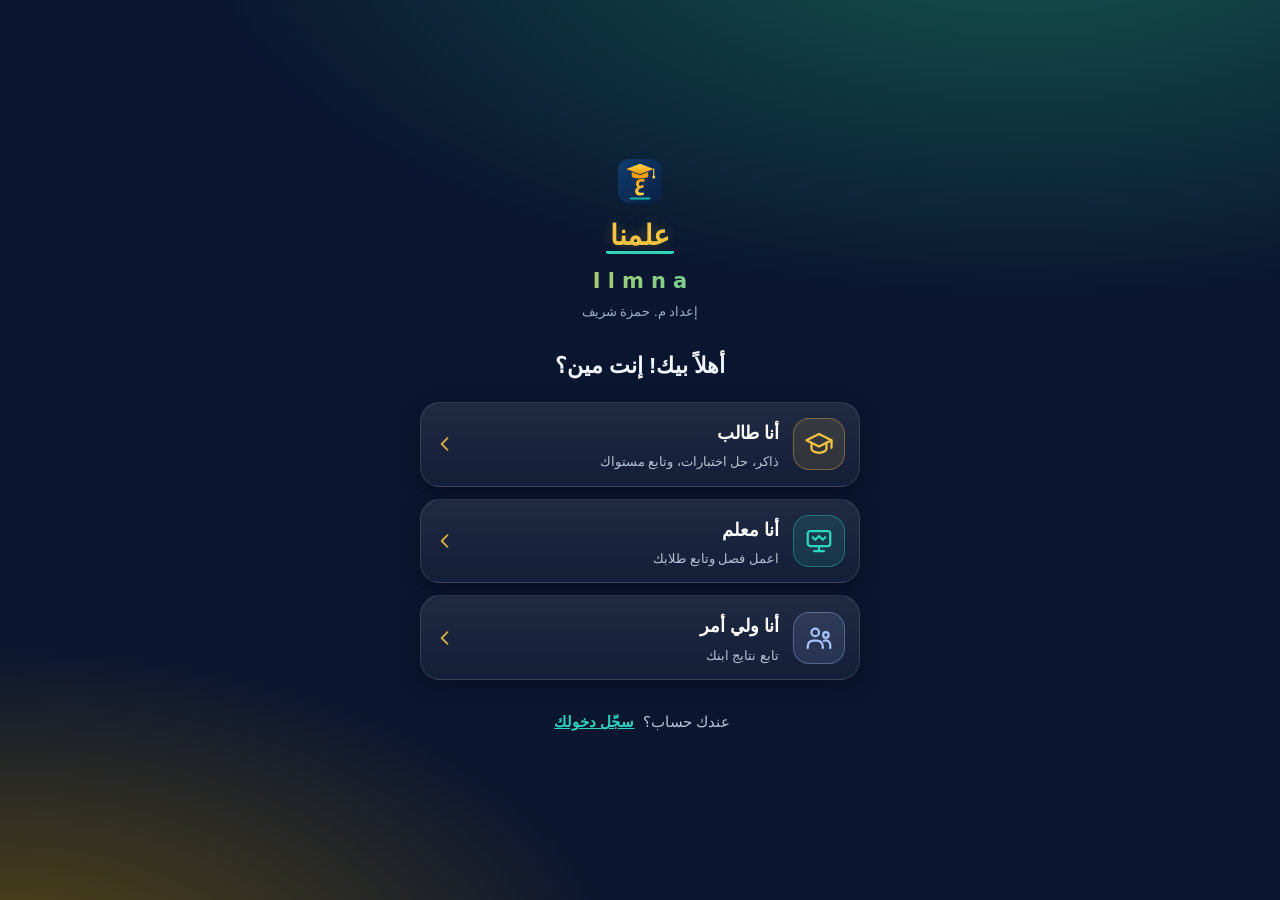
<file: index.html>
<!doctype html>
<html lang="ar" dir="rtl" translate="no" class="notranslate">
<head>
<meta charset="utf-8">
<meta name="viewport" content="width=device-width, initial-scale=1">
<meta http-equiv="Content-Security-Policy" content="default-src 'none'; script-src 'self' https://accounts.google.com/gsi/client; style-src 'self' 'unsafe-inline' https://accounts.google.com/gsi/style; img-src 'self' data: blob: https://hz-relay.hshreif905.workers.dev; font-src 'self' data:; connect-src 'self' https://hz-relay.hshreif905.workers.dev https://accounts.google.com/gsi/; base-uri 'none'; form-action 'none'; object-src 'none'; manifest-src 'self'; worker-src 'self'; frame-src https://www.youtube-nocookie.com https://accounts.google.com/gsi/">
<meta name="referrer" content="no-referrer">
<meta http-equiv="X-Content-Type-Options" content="nosniff">
<title>علمنا | Ilmna - منصة الثانوية العامة: شرح واختبارات ومراجعة</title>
<meta name="description" content="علمنا (Ilmna): منصة مجانية لطلاب الثانوية العامة (الصف الثالث الثانوي) في مصر. شرح وفيديوهات، اختبارات يومية وتدريبية، أسئلة مقالية وMCQ، ومتابعة مستواك في كل المواد.">
<meta name="keywords" content="علمنا, Ilmna, الثانوية العامة, تالتة ثانوي, مراجعة, اختبارات, فيزياء, كيمياء, أحياء, رياضيات, شرح, ثانوية عامة 2027">
<meta name="author" content="Eng. Hamza Shreif">
<meta name="robots" content="index,follow,max-image-preview:large">
<link rel="canonical" href="https://eng-hamza-shreif.github.io/">
<link rel="alternate" hreflang="ar" href="https://eng-hamza-shreif.github.io/">
<meta property="og:type" content="website">
<meta property="og:site_name" content="علمنا | Ilmna">
<meta property="og:locale" content="ar_EG">
<meta property="og:title" content="علمنا | Ilmna - منصة الثانوية العامة">
<meta property="og:description" content="علمنا (Ilmna): منصة مجانية لطلاب الثانوية العامة (الصف الثالث الثانوي) في مصر. شرح وفيديوهات، اختبارات يومية وتدريبية، أسئلة مقالية وMCQ، ومتابعة مستواك في كل المواد.">
<meta property="og:url" content="https://eng-hamza-shreif.github.io/">
<meta property="og:image" content="https://eng-hamza-shreif.github.io/icon-512.png">
<meta name="twitter:card" content="summary">
<meta name="twitter:title" content="علمنا | Ilmna - منصة الثانوية العامة">
<meta name="twitter:description" content="علمنا (Ilmna): منصة مجانية لطلاب الثانوية العامة (الصف الثالث الثانوي) في مصر. شرح وفيديوهات، اختبارات يومية وتدريبية، أسئلة مقالية وMCQ، ومتابعة مستواك في كل المواد.">
<meta name="twitter:image" content="https://eng-hamza-shreif.github.io/icon-512.png">
<script type="application/ld+json">{"@context":"https://schema.org","@graph":[{"@type":"WebSite","name":"علمنا | Ilmna","alternateName":["Ilmna","علمنا"],"url":"https://eng-hamza-shreif.github.io/","inLanguage":"ar-EG"},{"@type":"EducationalOrganization","name":"علمنا | Ilmna","url":"https://eng-hamza-shreif.github.io/","logo":"https://eng-hamza-shreif.github.io/icon-512.png","founder":{"@type":"Person","name":"Eng. Hamza Shreif"},"description":"علمنا (Ilmna): منصة مجانية لطلاب الثانوية العامة (الصف الثالث الثانوي) في مصر. شرح وفيديوهات، اختبارات يومية وتدريبية، أسئلة مقالية وMCQ، ومتابعة مستواك في كل المواد."}]}</script>

<link rel="icon" type="image/svg+xml" href="./logo.svg?v=3">
<link rel="preconnect" href="https://hz-relay.hshreif905.workers.dev" crossorigin>
    <link rel="manifest" href="./manifest.webmanifest">
<link rel="icon" type="image/png" sizes="48x48" href="./favicon-48.png?v=3">
<link rel="apple-touch-icon" href="./apple-touch-icon.png?v=3">
<meta name="apple-mobile-web-app-title" content="علمنا">
<meta name="application-name" content="علمنا">
<meta name="apple-mobile-web-app-capable" content="yes">
<meta name="theme-color" content="#0a1f44">
<meta name="google" content="notranslate">
<style>html,body{margin:0;background:#0a1f44}#hz-boot{position:fixed;left:0;top:0;right:0;bottom:0;z-index:2147483000;background:#0a1f44;display:flex;flex-direction:column;align-items:center;justify-content:center;gap:14px;color:#fff;font-family:system-ui,Tahoma,Arial,sans-serif;text-align:center;padding:24px}#hz-boot b{font-size:26px}#hz-boot small{opacity:.75}#hz-boot i{width:38px;height:38px;border:4px solid rgba(255,255,255,.25);border-top-color:#f5a300;border-radius:50%;animation:hzs 1s linear infinite}@keyframes hzs{to{transform:rotate(360deg)}}#hz-boot button{background:#f5a300;color:#0a1f44;border:0;border-radius:12px;padding:10px 22px;font-size:16px;font-weight:700}</style>
  <script type="module" crossorigin src="./assets/index-B1RydDza.js"></script>
  <link rel="stylesheet" crossorigin href="./assets/index-92H6doUK.css">
</head>
<body>
<noscript><main style="font-family:Tahoma,Arial;padding:24px;color:#fff;background:#0a1f44"><h1>علمنا | Ilmna</h1><p>علمنا (Ilmna): منصة مجانية لطلاب الثانوية العامة (الصف الثالث الثانوي) في مصر. شرح وفيديوهات، اختبارات يومية وتدريبية، أسئلة مقالية وMCQ، ومتابعة مستواك في كل المواد.</p><p>فعّل JavaScript لتشغيل المنصة.</p></main></noscript>
<div id="root"><div id="hz-boot"><b>علمنا</b><i></i><span id="hz-bt">جاري التحميل... أول مرة ممكن تاخد وقت لو النت بطيء</span></div></div>
<script src="./theme.js"></script>
<script src="./boot.js"></script>
</body>
</html>
</file>
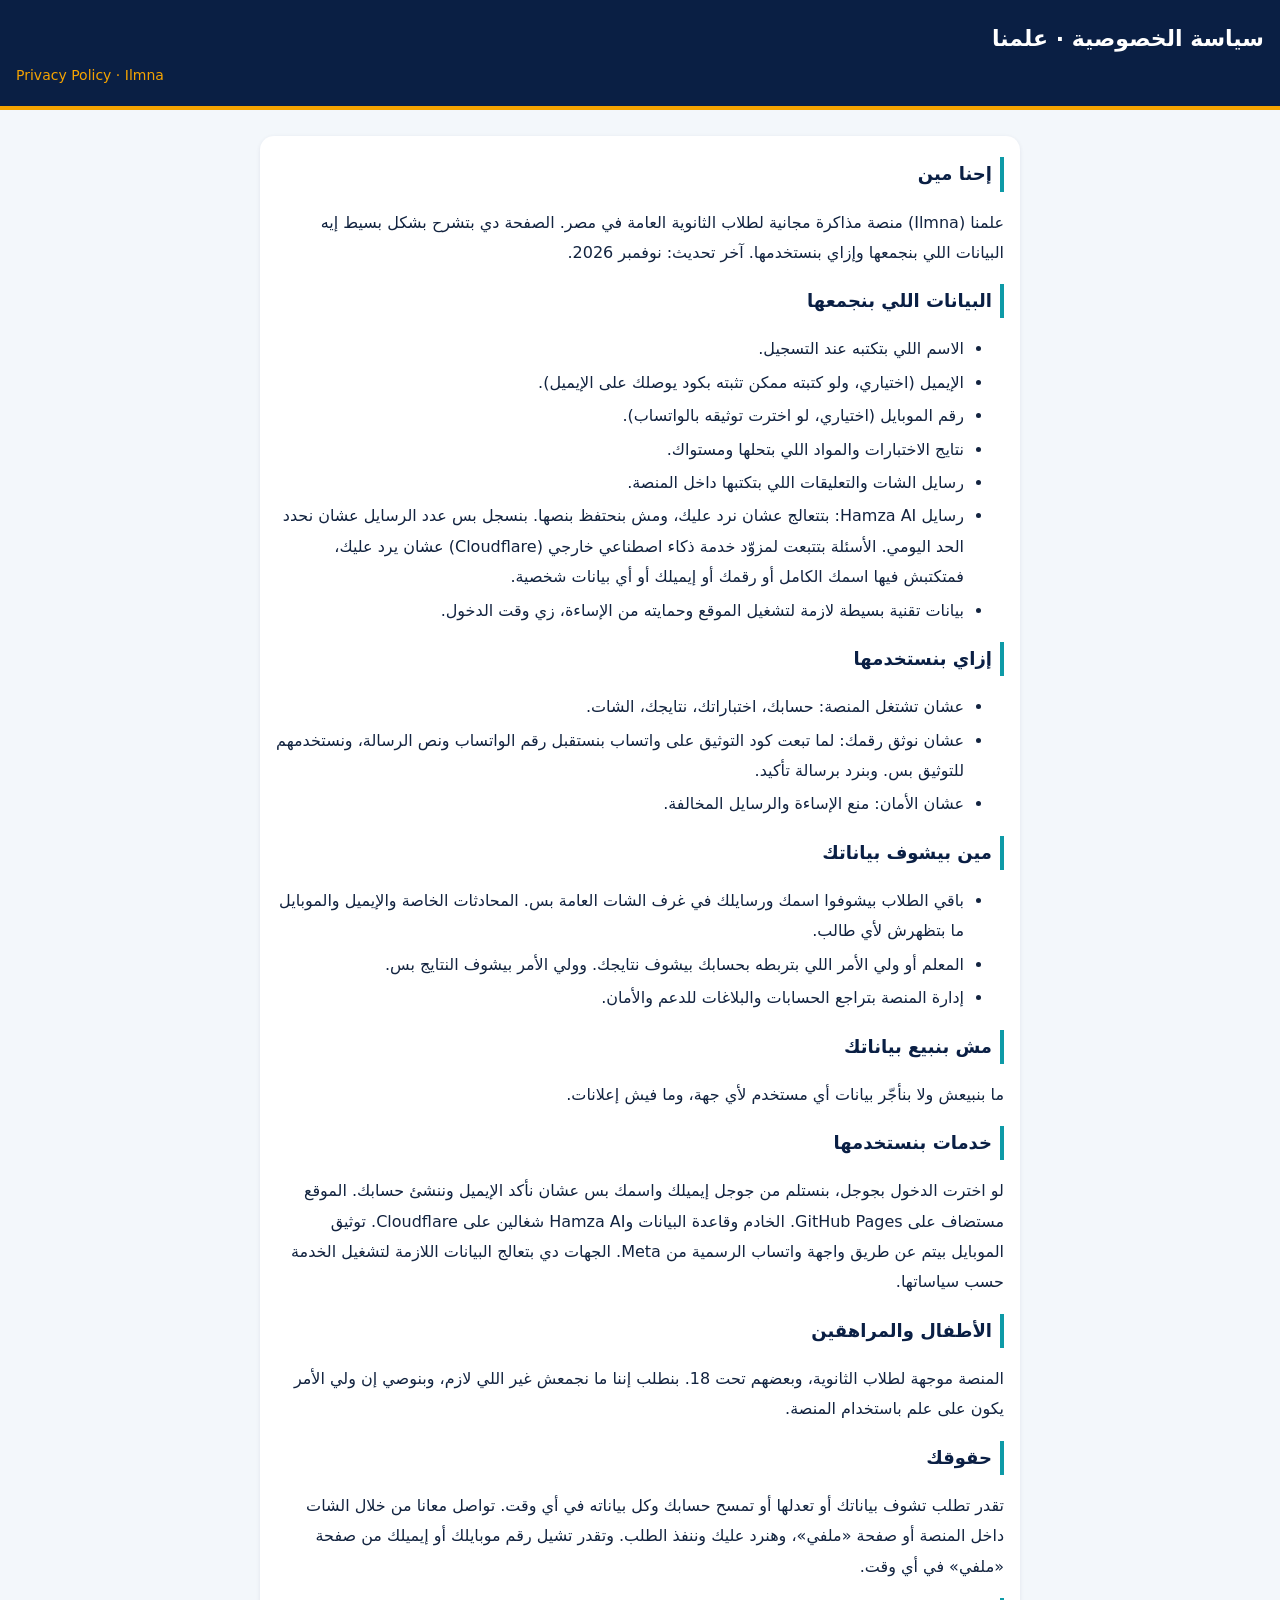
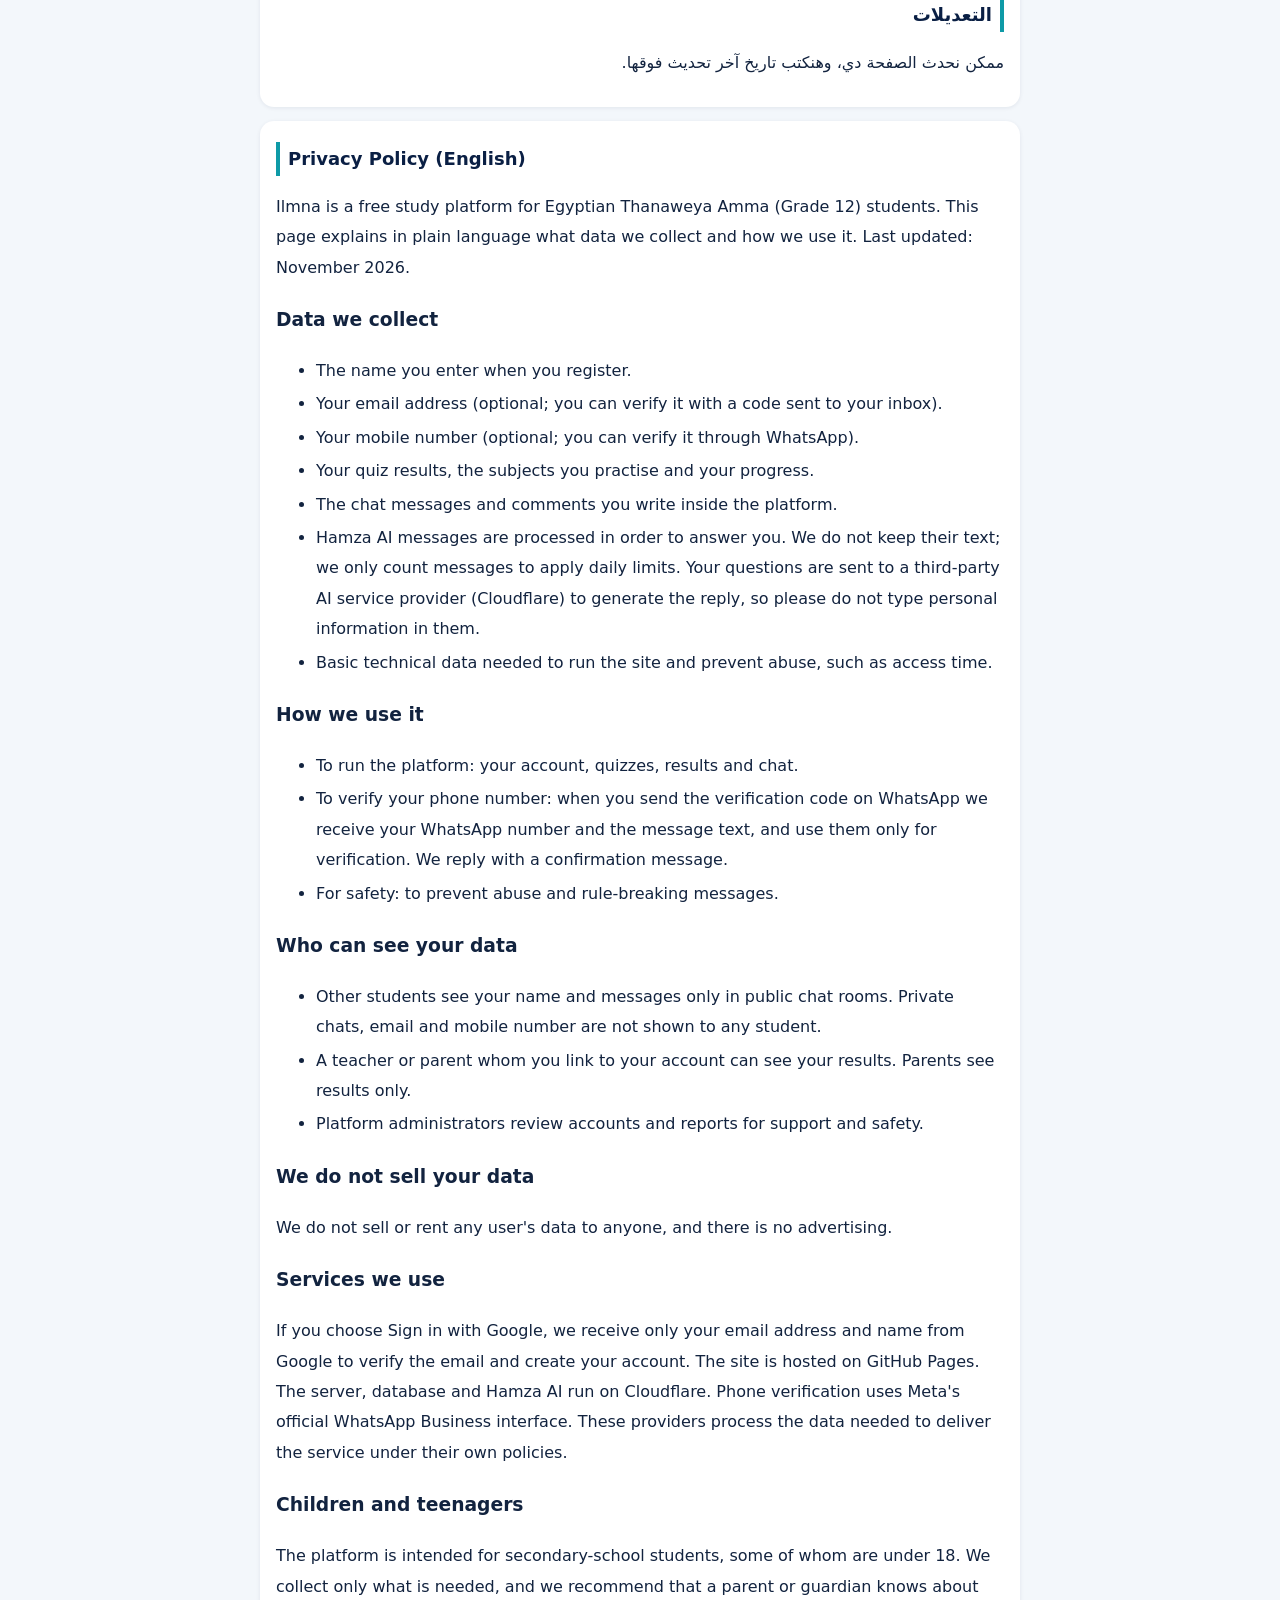
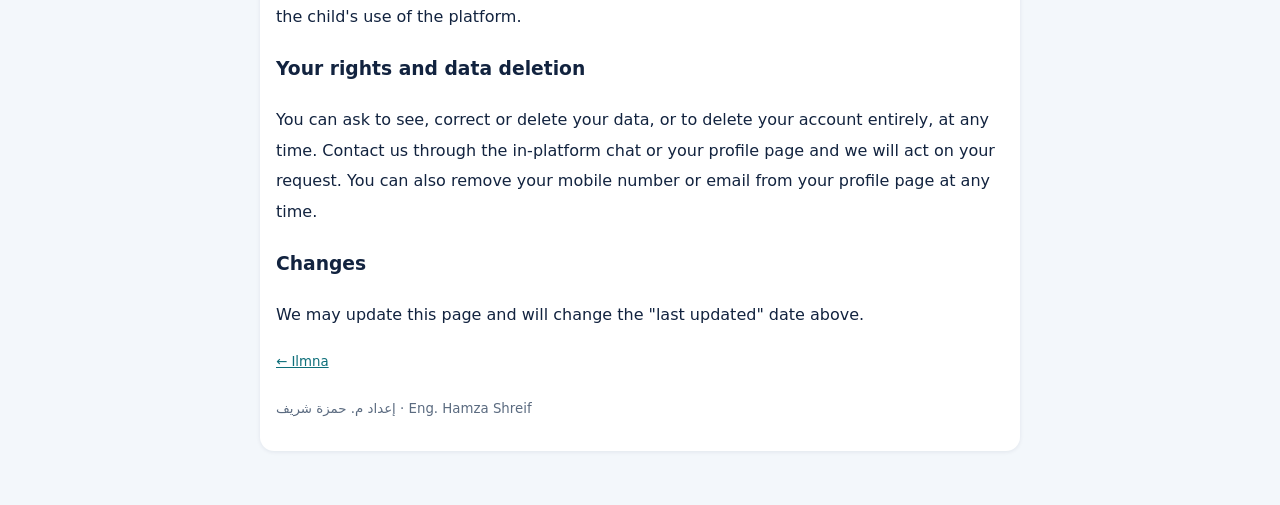
<file: privacy.html>
<!doctype html>
<html lang="ar" dir="rtl">
<head>
<meta charset="utf-8">
<meta name="viewport" content="width=device-width, initial-scale=1">
<title>سياسة الخصوصية | Privacy Policy - Ilmna</title>
<style>
body{margin:0;font-family:system-ui,-apple-system,"Segoe UI",Tahoma,Arial,sans-serif;background:#f3f7fb;color:#12233f;line-height:1.9}
header{background:#0a1f44;color:#fff;padding:18px 16px;border-bottom:4px solid #f5a300}
header h1{margin:0;font-size:22px}header p{margin:2px 0 0;color:#f5a300;font-size:14px}
main{max-width:760px;margin:0 auto;padding:12px 16px 40px}
section{background:#fff;border-radius:14px;padding:6px 16px 12px;margin:14px 0;box-shadow:0 1px 4px rgba(10,31,68,.08)}
h2{font-size:18px;color:#0a1f44;border-right:4px solid #0e9aa7;padding-right:8px}
li{margin:3px 0}.en{direction:ltr;text-align:left}small{color:#5b6b80}
a{color:#0e6f7a}
</style>
</head>
<body>
<header><h1>سياسة الخصوصية · علمنا</h1><p dir="ltr">Privacy Policy · Ilmna</p></header>
<main>
<section>
<h2>إحنا مين</h2>
<p>علمنا (Ilmna) منصة مذاكرة مجانية لطلاب الثانوية العامة في مصر. الصفحة دي بتشرح بشكل بسيط إيه البيانات اللي بنجمعها وإزاي بنستخدمها. آخر تحديث: نوفمبر 2026.</p>
<h2>البيانات اللي بنجمعها</h2>
<ul>
<li>الاسم اللي بتكتبه عند التسجيل.</li>
<li>الإيميل (اختياري، ولو كتبته ممكن تثبته بكود يوصلك على الإيميل).</li>
<li>رقم الموبايل (اختياري، لو اخترت توثيقه بالواتساب).</li>
<li>نتايج الاختبارات والمواد اللي بتحلها ومستواك.</li>
<li>رسايل الشات والتعليقات اللي بتكتبها داخل المنصة.</li>
<li>رسايل Hamza AI: بتتعالج عشان نرد عليك، ومش بنحتفظ بنصها. بنسجل بس عدد الرسايل عشان نحدد الحد اليومي. الأسئلة بتتبعت لمزوّد خدمة ذكاء اصطناعي خارجي (Cloudflare) عشان يرد عليك، فمتكتبش فيها اسمك الكامل أو رقمك أو إيميلك أو أي بيانات شخصية.</li>
<li>بيانات تقنية بسيطة لازمة لتشغيل الموقع وحمايته من الإساءة، زي وقت الدخول.</li>
</ul>
<h2>إزاي بنستخدمها</h2>
<ul>
<li>عشان تشتغل المنصة: حسابك، اختباراتك، نتايجك، الشات.</li>
<li>عشان نوثق رقمك: لما تبعت كود التوثيق على واتساب بنستقبل رقم الواتساب ونص الرسالة، ونستخدمهم للتوثيق بس. وبنرد برسالة تأكيد.</li>
<li>عشان الأمان: منع الإساءة والرسايل المخالفة.</li>
</ul>
<h2>مين بيشوف بياناتك</h2>
<ul>
<li>باقي الطلاب بيشوفوا اسمك ورسايلك في غرف الشات العامة بس. المحادثات الخاصة والإيميل والموبايل ما بتظهرش لأي طالب.</li>
<li>المعلم أو ولي الأمر اللي بتربطه بحسابك بيشوف نتايجك. وولي الأمر بيشوف النتايج بس.</li>
<li>إدارة المنصة بتراجع الحسابات والبلاغات للدعم والأمان.</li>
</ul>
<h2>مش بنبيع بياناتك</h2>
<p>ما بنبيعش ولا بنأجّر بيانات أي مستخدم لأي جهة، وما فيش إعلانات.</p>
<h2>خدمات بنستخدمها</h2>
<p>لو اخترت الدخول بجوجل، بنستلم من جوجل إيميلك واسمك بس عشان نأكد الإيميل وننشئ حسابك. الموقع مستضاف على GitHub Pages. الخادم وقاعدة البيانات وHamza AI شغالين على Cloudflare. توثيق الموبايل بيتم عن طريق واجهة واتساب الرسمية من Meta. الجهات دي بتعالج البيانات اللازمة لتشغيل الخدمة حسب سياساتها.</p>
<h2>الأطفال والمراهقين</h2>
<p>المنصة موجهة لطلاب الثانوية، وبعضهم تحت 18. بنطلب إننا ما نجمعش غير اللي لازم، وبنوصي إن ولي الأمر يكون على علم باستخدام المنصة.</p>
<h2>حقوقك</h2>
<p>تقدر تطلب تشوف بياناتك أو تعدلها أو تمسح حسابك وكل بياناته في أي وقت. تواصل معانا من خلال الشات داخل المنصة أو صفحة «ملفي»، وهنرد عليك وننفذ الطلب. وتقدر تشيل رقم موبايلك أو إيميلك من صفحة «ملفي» في أي وقت.</p>
<h2>التعديلات</h2>
<p>ممكن نحدث الصفحة دي، وهنكتب تاريخ آخر تحديث فوقها.</p>
</section>

<section class="en" dir="ltr" lang="en">
<h2 style="border-right:0;border-left:4px solid #0e9aa7;padding:0 0 0 8px">Privacy Policy (English)</h2>
<p>Ilmna is a free study platform for Egyptian Thanaweya Amma (Grade 12) students. This page explains in plain language what data we collect and how we use it. Last updated: November 2026.</p>
<h3>Data we collect</h3>
<ul>
<li>The name you enter when you register.</li>
<li>Your email address (optional; you can verify it with a code sent to your inbox).</li>
<li>Your mobile number (optional; you can verify it through WhatsApp).</li>
<li>Your quiz results, the subjects you practise and your progress.</li>
<li>The chat messages and comments you write inside the platform.</li>
<li>Hamza AI messages are processed in order to answer you. We do not keep their text; we only count messages to apply daily limits. Your questions are sent to a third-party AI service provider (Cloudflare) to generate the reply, so please do not type personal information in them.</li>
<li>Basic technical data needed to run the site and prevent abuse, such as access time.</li>
</ul>
<h3>How we use it</h3>
<ul>
<li>To run the platform: your account, quizzes, results and chat.</li>
<li>To verify your phone number: when you send the verification code on WhatsApp we receive your WhatsApp number and the message text, and use them only for verification. We reply with a confirmation message.</li>
<li>For safety: to prevent abuse and rule-breaking messages.</li>
</ul>
<h3>Who can see your data</h3>
<ul>
<li>Other students see your name and messages only in public chat rooms. Private chats, email and mobile number are not shown to any student.</li>
<li>A teacher or parent whom you link to your account can see your results. Parents see results only.</li>
<li>Platform administrators review accounts and reports for support and safety.</li>
</ul>
<h3>We do not sell your data</h3>
<p>We do not sell or rent any user's data to anyone, and there is no advertising.</p>
<h3>Services we use</h3>
<p>If you choose Sign in with Google, we receive only your email address and name from Google to verify the email and create your account. The site is hosted on GitHub Pages. The server, database and Hamza AI run on Cloudflare. Phone verification uses Meta's official WhatsApp Business interface. These providers process the data needed to deliver the service under their own policies.</p>
<h3>Children and teenagers</h3>
<p>The platform is intended for secondary-school students, some of whom are under 18. We collect only what is needed, and we recommend that a parent or guardian knows about the child's use of the platform.</p>
<h3>Your rights and data deletion</h3>
<p>You can ask to see, correct or delete your data, or to delete your account entirely, at any time. Contact us through the in-platform chat or your profile page and we will act on your request. You can also remove your mobile number or email from your profile page at any time.</p>
<h3>Changes</h3>
<p>We may update this page and will change the "last updated" date above.</p>
<p><small><a href="./">← Ilmna</a></small></p>
<p><small>إعداد م. حمزة شريف · Eng. Hamza Shreif</small></p>
</section>
</main>
</body>
</html>
</file>
<file: assets/index-92H6doUK.css>
:root{--navy: #0a1f44;--blue: #0f3d6e;--teal: #0e9f8e;--gold: #f59e0b;--bg: #f3f6fb;--card: #ffffff;--ink: #14213d;--ink2: #54627a;--line: #dfe6f1;--ok: #138a52;--bad: #c0332b}*{box-sizing:border-box}html,body,#root{margin:0;min-height:100%}body{background:var(--bg);color:var(--ink);font-family:Segoe UI,Tahoma,Noto Sans Arabic,Noto Naskh Arabic,Arial,sans-serif;line-height:1.8;-webkit-text-size-adjust:100%}a{color:inherit}.hz-top{background:linear-gradient(135deg,var(--navy),var(--blue));padding:14px 20px;position:-webkit-sticky;position:sticky;top:0;z-index:5;box-shadow:0 2px 12px rgba(10,31,68,.25)}.hz-brand{display:inline-flex;align-items:center;gap:12px;text-decoration:none;color:#fff}.hz-brand-text{display:flex;flex-direction:column;line-height:1.3}.hz-brand-text strong{font-size:18px}.hz-brand-text span{font-size:12px;letter-spacing:.6px;color:#ffd34d;text-align:right}.hz-wrap{max-width:860px;margin:0 auto;padding:24px 18px 56px}.hz-foot{text-align:center;color:var(--ink2);font-size:13px;padding:20px 12px 32px}.hz-crumbs{display:flex;flex-wrap:wrap;gap:4px 6px;margin-bottom:8px}.hz-crumbs a{color:var(--blue);text-decoration:none;padding:6px 12px;border-radius:999px;background:#e7eefb;font-size:14px;min-height:36px;display:inline-flex;align-items:center}.hz-hero{background:linear-gradient(135deg,#fff,#eaf2ff);border:1px solid var(--line);border-radius:22px;padding:22px 22px 18px;margin:8px 0 22px;box-shadow:0 6px 24px rgba(15,61,110,.08)}.hz-hero h1{margin:6px 0 4px;font-size:28px;line-height:1.5;color:var(--navy)}.hz-kicker{display:inline-block;font-size:13px;font-weight:700;color:#fff;background:var(--teal);padding:2px 12px;border-radius:999px}.hz-lead{margin:6px 0 0;color:var(--ink2);font-size:16px}.hz-sec{margin:0 0 26px}.hz-sec h2{font-size:20px;margin:0 0 12px;color:var(--navy);padding-inline-start:12px;border-inline-start:5px solid var(--gold);line-height:1.5}.hz-grid{display:grid;grid-template-columns:repeat(auto-fill,minmax(250px,1fr));gap:14px}.hz-list{display:flex;flex-direction:column;gap:12px;margin-bottom:14px}.hz-tile{display:flex;align-items:center;gap:14px;padding:16px;background:var(--card);border:1px solid var(--line);border-radius:16px;text-decoration:none;min-height:64px;box-shadow:0 2px 10px rgba(15,61,110,.05);transition:transform .15s,box-shadow .15s,border-color .15s}a.hz-tile:hover{transform:translateY(-2px);border-color:var(--teal);box-shadow:0 8px 22px rgba(14,159,142,.18)}.hz-tile.is-soon{opacity:.6}.hz-ico{flex:none;width:44px;height:44px;border-radius:12px;background:linear-gradient(135deg,var(--blue),var(--navy));color:#ffd34d;display:grid;place-items:center;font-size:20px;font-weight:700}.hz-tile-body{flex:1;display:flex;flex-direction:column}.hz-tile-body strong{font-size:17px;line-height:1.6;color:var(--navy)}.hz-tile-body span{font-size:14px;color:var(--ink2)}.hz-arrow{color:var(--teal);font-size:26px}.hz-card{background:var(--card);border:1px solid var(--line);border-radius:16px;padding:16px;box-shadow:0 2px 10px rgba(15,61,110,.05)}.hz-para p{margin:0 0 10px;background:var(--card);border:1px solid var(--line);border-radius:14px;padding:12px 16px;font-size:17px}.hz-bullets{margin:0;padding:0;list-style:none;display:flex;flex-direction:column;gap:8px}.hz-bullets li{background:var(--card);border:1px solid var(--line);border-inline-start:5px solid var(--teal);border-radius:12px;padding:10px 14px;font-size:16px}.hz-formulas{display:flex;flex-direction:column;gap:8px;padding:14px 16px;border-radius:14px;background:var(--navy);color:#e8f1ff;font-family:ui-monospace,Menlo,Consolas,monospace;font-size:16px;text-align:left}.hz-note{background:#fff8e6;border:1px solid #f6d38a;border-radius:14px;padding:12px 16px;margin-bottom:16px}.hz-note strong{color:#8a5a00}.hz-note p{margin:2px 0 0}.hz-btn{display:inline-flex;align-items:center;justify-content:center;min-height:48px;padding:0 22px;border-radius:14px;border:2px solid var(--blue);color:var(--blue);text-decoration:none;font-weight:700;font-size:16px;background:#fff;margin:6px 0}.hz-btn.is-primary{background:linear-gradient(135deg,var(--teal),#0b7f72);border-color:transparent;color:#fff;box-shadow:0 6px 16px rgba(14,159,142,.3)}.hz-btn:hover{filter:brightness(1.05)}.hz-score{position:-webkit-sticky;position:sticky;top:74px;z-index:4;background:var(--navy);color:#fff;padding:8px 16px;border-radius:999px;font-size:14px;width:fit-content;margin:0 0 14px;box-shadow:0 4px 14px rgba(10,31,68,.3)}.hz-qs{list-style:none;margin:0 0 20px;padding:0;display:flex;flex-direction:column;gap:16px;counter-reset:q}.hz-qs>li{counter-increment:q;position:relative;padding-top:34px}.hz-qs>li:before{content:counter(q);position:absolute;top:-12px;inset-inline-start:14px;background:var(--gold);color:var(--navy);font-weight:800;min-width:34px;height:34px;border-radius:10px;display:grid;place-items:center;box-shadow:0 3px 8px rgba(245,158,11,.4)}.hz-qrow{display:flex;gap:12px;align-items:flex-start;justify-content:space-between}.hz-qrow .hz-q{flex:1}.hz-q{margin:0 0 12px;font-size:18px;line-height:1.9;font-weight:600;color:var(--navy)}.hz-sol{flex:none;min-height:44px;padding:0 14px;border-radius:12px;border:2px solid var(--gold);background:#fff8e6;color:#8a5a00;font:inherit;font-size:14px;font-weight:700;cursor:pointer}.hz-choices{display:flex;flex-direction:column;gap:8px}.hz-choice{display:flex;gap:12px;align-items:center;text-align:start;min-height:48px;padding:10px 14px;border-radius:12px;border:1.5px solid var(--line);background:#fbfcfe;color:var(--ink);font:inherit;line-height:1.7;cursor:pointer}.hz-choice:hover{border-color:var(--teal)}.hz-choice span{font-weight:800;min-width:26px;height:26px;border-radius:8px;background:#e7eefb;color:var(--blue);display:grid;place-items:center}.hz-choice.ok{border-color:var(--ok);background:rgba(19,138,82,.1)}.hz-choice.bad{border-color:var(--bad);background:rgba(192,51,43,.08)}.hz-verdict{margin:10px 0 0;font-weight:700}.hz-verdict.ok{color:var(--ok)}.hz-verdict.bad{color:var(--bad)}.hz-steps{margin-top:12px;padding:12px 16px;border-radius:14px;background:#eef7f5;border:1px solid #bfe3dc}.hz-steps strong{color:#0b6b5f}.hz-steps ol{margin:6px 0 0;padding-inline-start:24px;line-height:2}.hz-correct{margin:8px 0 0;color:var(--ok);font-weight:700}.hz-det summary{cursor:pointer;list-style:none;display:flex;flex-direction:column;gap:6px;min-height:44px}.hz-det summary::-webkit-details-marker{display:none}.hz-ans{color:var(--ok);font-weight:700}.hz-more{color:var(--ink2);font-size:13px}@media (max-width: 520px){.hz-hero h1{font-size:23px}.hz-q{font-size:17px}.hz-sol{padding:0 10px;font-size:13px}}bdi[dir=ltr]{display:inline-block;max-width:100%;direction:ltr;unicode-bidi:isolate}.hz-field{display:flex;flex-direction:column;gap:6px;margin:12px 0;font-weight:700;color:var(--navy)}.hz-field input{min-height:48px;border:2px solid var(--line);border-radius:12px;padding:0 14px;font:inherit;background:#fff;color:var(--ink)}.hz-field input:focus{outline:none;border-color:var(--teal)}.hz-btn:disabled{opacity:.45;cursor:not-allowed;box-shadow:none}.hz-choice.is-picked{border-color:var(--teal);background:rgba(14,159,142,.12)}.pq-need{color:var(--bad);margin:4px 0 8px;font-size:14px}.pq-nav{display:flex;gap:10px;justify-content:space-between;margin-top:14px}.pq-grid{display:grid;grid-template-columns:repeat(auto-fill,minmax(44px,1fr));gap:8px;margin-bottom:12px}.pq-dot{min-height:44px;border-radius:12px;border:1.5px solid var(--line);background:#fff;color:var(--ink2);font:inherit;cursor:pointer}.pq-dot.is-ans{background:var(--teal);border-color:var(--teal);color:#fff}.pq-dot.is-cur{outline:3px solid var(--gold);outline-offset:2px}.pq-review{margin-bottom:14px}.pq-ok{color:var(--ok);font-weight:700;margin:4px 0}.pq-bad{color:var(--bad);font-weight:700;margin:4px 0}.pq-quiz #root,.pq-quiz body{-webkit-user-select:none;-moz-user-select:-moz-none;user-select:none;-webkit-touch-callout:none;-webkit-tap-highlight-color:transparent}.pq-quiz input{-webkit-user-select:text;-moz-user-select:text;user-select:text}@media print{.pq-quiz body{display:none!important}}.pq-shield #root{visibility:hidden!important}.hz-print-sheet{display:none}@media print{body.hz-printing #root>:not(.hz-print-sheet){display:none!important}body.hz-printing .hz-print-sheet{display:block!important;color:#000;background:#fff;padding:0;font-size:13px;line-height:1.8}body.hz-printing{background:#fff!important;-webkit-print-color-adjust:exact;print-color-adjust:exact}.hz-print-sheet h1{font-size:20px;color:#0f3d6e;margin:0}.hz-print-sheet h2{font-size:16px;margin:2px 0 6px}.hz-pq{break-inside:avoid;border:1px solid #ccd6e4;border-radius:8px;padding:8px 10px;margin:8px 0}.hz-pq-q{font-weight:700;margin:0 0 4px}.hz-pq-o{margin:0 0 4px;padding-inline-start:22px;list-style:arabic-indic}.hz-pq-o .is-right{color:#0a7a4b;font-weight:700}.hz-pq-o .is-wrong{color:#b3261e;font-weight:700}.hz-pq-s{background:#f4f7fb;border-radius:6px;padding:4px 8px}.hz-pq-s ol{margin:2px 0;padding-inline-start:20px}@page{size:A4;margin:12mm}}@media print{.hz-pq-head{display:flex;justify-content:space-between;align-items:center;background:#0f3d6e;color:#fff;border-radius:10px;padding:10px 14px}.hz-pq-head h1,.hz-pq-head h2{color:#fff}.hz-pq-head h2{color:#f5a300}.hz-pq-score{background:#fff;color:#0f3d6e;border-radius:10px;padding:6px 16px;text-align:center}.hz-pq-score strong{font-size:26px;display:block;line-height:1.2}.hz-pq-meta{margin:6px 0;font-weight:700}.hz-pq-sum{border:2px solid #f5a300;background:#fff8e6;border-radius:10px;padding:6px 12px;margin:6px 0 10px}.hz-pq-sum p{margin:2px 0}.hz-pq-sum span{display:inline-block;padding:1px 10px;border-radius:12px;margin-inline-end:6px;color:#fff;font-weight:700}.b-ok{background:#0a7a4b}.b-bad{background:#b3261e}.b-skip{background:#c77700}.hz-pq.is-ok{border-right:6px solid #0a7a4b}.hz-pq.is-bad{border-right:6px solid #b3261e;background:#fff5f4}.hz-pq.is-skip{border-right:6px solid #c77700;background:#fff9ef}.hz-pq-tag{display:inline-block;font-weight:700;padding:0 10px;border-radius:10px;color:#fff;margin-bottom:4px}.is-ok .hz-pq-tag{background:#0a7a4b}.is-bad .hz-pq-tag{background:#b3261e}.is-skip .hz-pq-tag{background:#c77700}}.hz-appbar{display:flex;flex-direction:row;align-items:center;gap:8px;margin-bottom:8px}.hz-appbtn{background:#f5a300;color:#0a1f44;border:0;border-radius:16px;padding:4px 14px;font:inherit;font-weight:700;font-size:13px;cursor:pointer}.hz-appmsg{color:#fff;font-size:12px}@media print{.hz-appbar{display:none!important}}:root{--navy: #081a3a;--blue: #0d3b78;--teal: #0e9f8e;--gold: #f5a300;--ink: #0f1d3a;--bg: #eef3fa}body{background:radial-gradient(1200px 500px at 85% -10%,#dce9ff 0%,transparent 60%),var(--bg)}.hz-top{background:linear-gradient(120deg,#06142e,#0d3b78 70%,#0e6f8f);border-bottom:3px solid var(--gold)}.hz-hero{background:linear-gradient(130deg,#081a3a,#0d3b78,#0e8f8a 120%);border:0;color:#fff;box-shadow:0 14px 34px rgba(8,26,58,.28);position:relative;overflow:hidden}.hz-hero:after{content:"";position:absolute;inset-inline-start:-40px;bottom:-60px;width:180px;height:180px;border-radius:50%;background:radial-gradient(circle,rgba(245,163,0,.35),transparent 70%)}.hz-hero h1{color:#fff}.hz-hero .hz-lead{color:#cfe0f7}.hz-hero .hz-kicker{background:var(--gold);color:#081a3a}.hz-sec h2{color:var(--navy);font-weight:800;border-inline-start:6px solid var(--gold);background:linear-gradient(90deg,rgba(245,163,0,.12),transparent);border-radius:6px;padding-block:4px}.hz-tile{border:1px solid #d3deef;border-inline-start:6px solid var(--blue)}a.hz-tile:hover{border-color:var(--teal);border-inline-start-color:var(--gold)}.hz-ico{background:linear-gradient(135deg,#0d3b78,#081a3a);box-shadow:0 4px 10px rgba(8,26,58,.3)}.hz-ico[data-ico=ع]{background:linear-gradient(135deg,#b3261e,#7a1410);color:#fff}.hz-ico[data-ico=∑]{background:linear-gradient(135deg,#6a3fc4,#3d2380);color:#fff}.hz-ico[data-ico=Ch]{background:linear-gradient(135deg,#0e9f8e,#087064);color:#fff}.hz-ico[data-ico=⚡]{background:linear-gradient(135deg,#f5a300,#c77700);color:#081a3a}.hz-ico[data-ico=En]{background:linear-gradient(135deg,#2f6fe4,#1a3f94);color:#fff}.hz-ico[data-ico=Bi]{background:linear-gradient(135deg,#2e9b4f,#176b32);color:#fff}.hz-ico[data-ico=✎]{background:linear-gradient(135deg,#f5a300,#c77700);color:#081a3a}.hz-ico[data-ico="!"]{background:linear-gradient(135deg,#d9453b,#a12a22);color:#fff}.hz-tile:has(.hz-ico[data-ico=ع]){border-inline-start-color:#b3261e}.hz-tile:has(.hz-ico[data-ico=∑]){border-inline-start-color:#6a3fc4}.hz-tile:has(.hz-ico[data-ico=Ch]){border-inline-start-color:#0e9f8e}.hz-tile:has(.hz-ico[data-ico=⚡]){border-inline-start-color:#f5a300}.hz-tile:has(.hz-ico[data-ico=En]){border-inline-start-color:#2f6fe4}.hz-tile:has(.hz-ico[data-ico=Bi]){border-inline-start-color:#2e9b4f}.hz-card{border-color:#d3deef;box-shadow:0 4px 14px rgba(8,26,58,.08)}.hz-btn{border-color:var(--blue)}.hz-btn:hover{background:#eaf1ff}.hz-btn.is-primary{background:linear-gradient(135deg,#12b3a0,#0a7a6e)}.hz-btn.is-primary:hover{filter:brightness(1.07)}.hz-appbtn{background:linear-gradient(135deg,#ffbe2e,#f59300);box-shadow:0 3px 8px rgba(0,0,0,.25)}.hz-note{background:linear-gradient(135deg,#fff8e6,#fff1cc);border-color:#f1c45e}.hz-foot{color:#4a5b78}.pq-ok{color:#0a7a4b;font-weight:700}.pq-bad{color:#b3261e;font-weight:700}@media print{.hz-hero,.hz-top{all:unset}}.hz-sec.tone-teal h2{border-inline-start-color:#0e9f8e;background:linear-gradient(90deg,rgba(14,159,142,.14),transparent)}.hz-sec.tone-purple h2{border-inline-start-color:#6a3fc4;background:linear-gradient(90deg,rgba(106,63,196,.14),transparent)}.hz-sec.tone-gold h2{border-inline-start-color:#f5a300}.hz-sec.tone-navy h2{border-inline-start-color:#0d3b78;background:linear-gradient(90deg,rgba(13,59,120,.14),transparent)}.tone-teal .hz-para p{border-inline-start:5px solid #0e9f8e;background:linear-gradient(90deg,#f4fffd,#fff)}.tone-teal .hz-para p:first-child{background:linear-gradient(90deg,#e3f8f4,#fff);font-weight:600}.hz-key{color:#0a6e63;background:#d9f5ef;padding:0 6px;border-radius:6px;font-weight:800}.tone-gold .hz-bullets li:nth-child(odd){border-inline-start-color:#f5a300;background:#fffaf0}.tone-gold .hz-bullets li:nth-child(2n){border-inline-start-color:#0e9f8e}.hz-example{border:2px solid #cfc2f0;border-radius:18px;overflow:hidden;background:#fff;box-shadow:0 6px 18px rgba(106,63,196,.12)}.hz-ex-q{background:linear-gradient(135deg,#efe8ff,#f7f3ff);padding:14px 16px}.hz-ex-q p,.hz-ex-a p{margin:6px 0 0;font-size:17px;font-weight:600}.hz-ex-badge{display:inline-block;background:#6a3fc4;color:#fff;font-size:13px;font-weight:800;padding:1px 12px;border-radius:999px}.hz-ex-badge.is-ok{background:#138a52}.hz-ex-steps{list-style:none;margin:0;padding:10px 16px;display:flex;flex-direction:column;gap:10px}.hz-ex-steps li{display:flex;gap:10px;align-items:flex-start;font-size:16px}.hz-ex-n{flex:none;width:28px;height:28px;border-radius:50%;background:#0d3b78;color:#ffd34d;display:grid;place-items:center;font-weight:800;font-size:14px;margin-top:2px}.hz-ex-a{background:linear-gradient(135deg,#e3f7ec,#f1fbf6);padding:12px 16px 14px}.hz-brand-text small{font-size:10px;letter-spacing:.8px;color:#9fb6d9;text-align:right}.hz-foot small{font-size:11px;opacity:.8}.hz-enline{display:block;direction:ltr;text-align:left;unicode-bidi:isolate}bdi.hz-en{display:inline;unicode-bidi:isolate;direction:ltr}.hz-mgrp{cursor:pointer;border-inline-start:6px solid var(--teal)}.hz-mgrp h3{margin:0 0 4px;color:var(--navy)}.hz-mgrp .hz-cnt{display:inline-block;background:rgba(14,159,142,.14);color:#0b6b5f;border-radius:99px;padding:2px 12px;font-weight:700}.hz-ico{font-size:26px;background:#fff3d6;color:inherit;box-shadow:inset 0 0 0 2px rgba(0,0,0,.04)}.hz-tile.c0{background:linear-gradient(135deg,#fff7e0,#fff);border-color:#ffe3a3}.hz-tile.c1{background:linear-gradient(135deg,#e6f8f4,#fff);border-color:#b7ebe1}.hz-tile.c2{background:linear-gradient(135deg,#ffecef,#fff);border-color:#ffc9d3}.hz-tile.c3{background:linear-gradient(135deg,#eaf1ff,#fff);border-color:#c4d7ff}.hz-tile.c4{background:linear-gradient(135deg,#f3ecff,#fff);border-color:#dac8ff}.hz-tile.c5{background:linear-gradient(135deg,#eaf9e3,#fff);border-color:#c5ecb5}.hz-tile.c0 .hz-ico{background:#ffe9b0}.hz-tile.c1 .hz-ico{background:#c9f0e8}.hz-tile.c2 .hz-ico{background:#ffd5dd}.hz-tile.c3 .hz-ico{background:#d3e2ff}.hz-tile.c4 .hz-ico{background:#e4d6ff}.hz-tile.c5 .hz-ico{background:#d6f2c8}.hz-hero{position:relative;overflow:hidden}.hz-hero:after{content:"";position:absolute;inset-inline-start:12px;bottom:6px;font-size:22px;opacity:.95;letter-spacing:4px}.hz-note{background:linear-gradient(135deg,#fff7e0,#fff);border:2px dashed #ffd27a;border-radius:16px}.hz-sec:nth-of-type(3n+1) h2{border-inline-start-color:#f59e0b}.hz-sec:nth-of-type(3n+2) h2{border-inline-start-color:#0e9f8e}.hz-sec:nth-of-type(3n) h2{border-inline-start-color:#ec6a8a}.hz-card{border-radius:18px}.hz-mgrp{border-inline-start-color:#ec6a8a}@media print{.hz-hero:after{content:none}}.hz-avatar{display:inline-grid;place-items:center;border-radius:50%;background:linear-gradient(135deg,#ffe9a8,#ffd34d);overflow:hidden;flex:none;line-height:1}.hz-avatar img{width:100%;height:100%;object-fit:cover}.hz-side{position:fixed;z-index:20;inset-inline:0;bottom:0;display:flex;justify-content:space-around;background:#fff;border-top:2px solid var(--gold);box-shadow:0 -4px 16px rgba(10,31,68,.12);padding:4px 4px calc(4px + env(safe-area-inset-bottom))}.hz-side a{display:flex;flex-direction:column;align-items:center;gap:0;padding:4px 8px;border-radius:12px;color:var(--navy);text-decoration:none;min-width:56px}.hz-side a span{font-size:22px;line-height:1.3}.hz-side a small{font-size:11px;font-weight:700}.hz-side a.on{background:#e6f7f4;color:var(--teal)}.hz-app{padding-bottom:76px}@media (min-width: 900px){.hz-side{inset-block:90px auto;inset-inline:auto 12px;right:12px;left:auto;flex-direction:column;border:2px solid var(--gold);border-radius:18px;padding:8px 6px;gap:4px}.hz-app{padding-bottom:0}}.hz-prof{display:flex;flex-direction:column;align-items:center;gap:10px;text-align:center}.hz-prof h2{margin:0;color:var(--navy)}.hz-filebtn{position:relative;cursor:pointer;overflow:hidden}.hz-filebtn input{position:absolute;top:0;right:0;bottom:0;left:0;opacity:0;cursor:pointer;width:100%}.hz-ghost{background:#fff;color:var(--navy);border:1.5px solid var(--line)}.hz-emrow{display:flex;flex-wrap:wrap;gap:6px;justify-content:center}.hz-emrow button{font-size:24px;width:46px;height:46px;border-radius:12px;border:2px solid var(--line);background:#fff}.hz-emrow button.on{border-color:var(--teal);background:#e6f7f4}.hz-lbl{display:flex;flex-direction:column;gap:6px;width:100%;font-weight:700;color:var(--navy);text-align:start}.hz-lbl textarea,.hz-compose textarea{font:inherit;border:1.5px solid var(--line);border-radius:12px;padding:10px;width:100%;box-sizing:border-box;resize:vertical}.hz-notes{display:flex;flex-direction:column;gap:10px;min-height:160px}.hz-note{background:#fff8e1;border:1px solid #ffe08a;border-radius:14px 14px 14px 4px;padding:8px 12px;max-width:92%;align-self:flex-start}.hz-note p{margin:0;white-space:pre-wrap;word-break:break-word;line-height:1.8}.hz-note img{max-width:100%;max-height:260px;border-radius:10px;display:block}.hz-note.st{background:transparent;border:0}.hz-stk{font-size:64px;line-height:1.2}.hz-fbox{display:inline-block;padding:8px 12px;background:#e8f0ff;border-radius:10px;color:var(--navy);font-weight:700;word-break:break-all}.hz-nmeta{display:flex;justify-content:space-between;align-items:center;gap:12px;color:var(--ink2)}.hz-nmeta button{background:none;border:0;font-size:16px;cursor:pointer}.hz-stkrow{display:flex;flex-wrap:wrap;gap:6px;margin:8px 0}.hz-stkrow button{font-size:30px;background:#fff;border:2px solid var(--line);border-radius:12px;width:54px;height:54px}.hz-compose{display:flex;flex-direction:column;gap:8px;margin-top:10px}.hz-crow{display:flex;gap:8px;align-items:center}.hz-row{display:flex;flex-wrap:wrap;gap:8px;margin:12px 0}.hz-choice.sel{border-color:var(--teal);background:#e6f7f4}.hz-cmts textarea,.hz-inp{font:inherit;width:100%;box-sizing:border-box;border:1.5px solid var(--line);border-radius:12px;padding:10px}.hz-cl{list-style:none;padding:0;margin:12px 0 0;display:flex;flex-direction:column;gap:10px}.hz-cl li{background:#f6f9ff;border-radius:12px;padding:8px 12px}.hz-cl p{margin:4px 0;white-space:pre-wrap;word-break:break-word}.hz-linkbtn{background:none;border:0;color:var(--ink2);font-size:13px;text-decoration:underline;cursor:pointer;padding:0}.hz-upd{position:fixed;top:10px;left:50%;transform:translate(-50%);z-index:50;background:#0f766e;color:#fff;padding:10px 16px;border-radius:999px;display:flex;gap:12px;align-items:center;box-shadow:0 6px 20px rgba(0,0,0,.25);font-weight:700}.hz-upd button{background:#f5c451;color:#0a1f44;border:0;border-radius:999px;padding:6px 14px;font-weight:800;cursor:pointer;font-family:inherit}.hz-sheet-bg{position:fixed;top:0;right:0;bottom:0;left:0;background:rgba(10,31,68,.55);z-index:60;display:flex;align-items:flex-end;justify-content:center}.hz-sheet{background:#fff;color:#0a1f44;width:100%;max-width:520px;border-radius:22px 22px 0 0;padding:20px 22px 26px;line-height:2}.hz-sheet h3{margin:0 0 6px}.hz-sheet ol{padding-inline-start:22px;margin:6px 0}.hz-appbar{display:flex!important}.hz-top{position:-webkit-sticky;position:sticky}.hz-appbar{position:absolute;top:8px;inset-inline-end:10px;margin:0!important}.hz-appbtn{padding:2px 10px!important;font-size:11px!important;line-height:1.8;border-radius:999px!important;white-space:nowrap}.hz-privacy{background:#fff8e1;border-radius:12px;padding:8px 12px;line-height:1.9}.hz-pid{background:#e0f2f1;color:#0f766e;padding:2px 10px;border-radius:8px;letter-spacing:1px}.hz-contact{display:grid;gap:8px;margin-top:10px}.hz-hero:before{content:"";position:absolute;inset-inline-start:-40px;bottom:-60px;width:180px;height:180px;border-radius:50%;background:radial-gradient(circle,rgba(245,163,0,.35),transparent 70%);pointer-events:none;z-index:0}.hz-hero:after{content:"";position:absolute;inset-inline-start:auto;inset-inline-end:14px;top:auto;bottom:6px;width:auto;height:auto;background:none;border-radius:0;font-size:20px;line-height:1;letter-spacing:4px;opacity:.9;pointer-events:none;z-index:0}.hz-hero{padding-bottom:38px!important}.hz-hero>*{position:relative;z-index:1}@media print{.hz-hero:before,.hz-hero:after{content:none}}.hz-rc{padding:0!important;overflow:hidden;border-inline-start:6px solid #cbd5e1}.hz-rc.is-ok{border-inline-start-color:#16a34a}.hz-rc.is-bad{border-inline-start-color:#e11d48}.hz-rhead{display:grid;grid-template-columns:1fr auto auto;gap:10px;align-items:center;width:100%;background:none;border:0;padding:12px 14px;font:inherit;color:inherit;text-align:start;cursor:pointer}.hz-rno{background:#e0f2f1;color:#0f766e;border-radius:999px;min-width:28px;height:28px;display:grid;place-items:center;font-weight:800;font-size:13px}.hz-rq{font-weight:700;line-height:1.8}.hz-rarrow{color:#64748b;font-size:12px}.hz-rbody{padding:0 14px 14px;border-top:1px dashed #cbd5e1}.hz-yours{color:#be123c;font-weight:700}.hz-rc{overflow:visible!important}.hz-res .hz-rhead{padding-top:18px}.hz-vs{font-size:12px;font-weight:800;padding:2px 10px;border-radius:999px;margin-inline-start:6px}.hz-vs.is-ok{background:#dcfce7;color:#166534}.hz-vs.is-no{background:#fee2e2;color:#991b1b}.hz-verify{display:grid;gap:8px}.hz-signup{min-height:100vh;display:flex;align-items:center;justify-content:center;padding:18px;background:linear-gradient(160deg,#0b2a4a,#0f6b78 60%,#f5a300 140%)}.hz-signup-card{width:100%;max-width:440px;background:#fff;border-radius:24px;padding:22px 20px;box-shadow:0 18px 50px rgba(0,0,0,.28)}.hz-signup-brand{text-align:center}.hz-signup-brand h1{margin:6px 0 0;color:var(--navy);font-size:24px}.hz-signup-brand small{color:#6b7a8c}.hz-steps{display:flex;justify-content:center;gap:10px;margin:14px 0}.hz-step{width:30px;height:30px;border-radius:50%;background:#e8eef4;color:#6b7a8c;display:flex;align-items:center;justify-content:center;font-weight:800}.hz-step.is-on{background:#f5a300;color:#0b2a4a}.hz-step.is-done{background:#14a37f;color:#fff}.hz-signup h2{font-size:19px;color:var(--navy);margin:8px 0}.hz-signup .hz-row{display:flex;gap:10px;margin-top:10px}.hz-signup .hz-btn{width:100%;margin-top:8px}.hz-tiny{font-size:12px;color:#6b7a8c;margin-top:14px;text-align:center}.hz-bar{height:10px;background:#e3ebf7;border-radius:99px;overflow:hidden;margin-top:6px}.hz-bar span{display:block;height:100%;background:linear-gradient(90deg,var(--teal),var(--gold))}html[data-theme=dark]{--bg: #0b1220;--card: #121c30;--ink: #e8eefb;--ink2: #a9b8d3;--line: #243452;--navy: #cfe0ff}html[data-theme=dark] body{background:#0b1220}html[data-theme=dark] .hz-hero{background:linear-gradient(130deg,#0a1730,#0d3b78 70%,#0e6f8f 130%)}html[data-theme=dark] .hz-tile-body strong,html[data-theme=dark] .hz-sec h2{color:#e8eefb}html[data-theme=dark] .hz-crumbs a{background:#1a2a48;color:#cfe0ff}html[data-theme=dark] input,html[data-theme=dark] textarea,html[data-theme=dark] select{background:#0f1930;color:#e8eefb;border-color:#243452}html[data-theme=dark] .hz-btn:not(.is-primary){background:#16233f;color:#e8eefb;border-color:#243452}html[data-theme=dark] .hz-side a{color:#cfe0ff}html[data-theme=dark] .hz-side a.on{color:var(--gold)}.hz-msg p{margin:2px 0;word-break:break-word}.hz-chat-in{display:flex;gap:6px}.hz-chat-in input[type=text]{flex:1;min-width:0;padding:10px;border:1px solid var(--line);border-radius:12px;font:inherit}.hz-chat-img{max-width:100%;max-height:260px;border-radius:10px;display:block;margin-top:4px}.hz-rowbtn{width:100%;text-align:start;font:inherit;cursor:pointer}html[data-theme=dark] .hz-msg{background:#1a2a48}html[data-theme=dark] .hz-msg.is-mine{background:#0f4a45}.hz-chat{display:flex;flex-direction:column;gap:10px;max-height:55vh;overflow-y:auto;padding:12px;background:linear-gradient(180deg,#f4f8fd,#eaf1f9);border:1px solid var(--line);border-radius:18px;margin-bottom:10px}.hz-msg{background:#fff;border:1px solid #e3eaf4;border-radius:4px 16px 16px;padding:8px 12px 4px;max-width:86%;align-self:flex-start;box-shadow:0 1px 3px rgba(15,61,110,.06)}.hz-msg.is-mine{background:#dff3ef;border-color:#bfe6df;border-radius:16px 4px 16px 16px;align-self:flex-end}.hz-msg.is-teacher{border:1.5px solid var(--gold);background:#fffaf0}.hz-msg p{margin:2px 0;word-break:break-word;color:var(--ink);line-height:1.7}.hz-msg small{color:var(--ink2);font-size:12px}.hz-msg small strong{color:var(--blue);font-weight:700}.hz-msg.is-mine small strong{color:#0b7a6d}.hz-msg-act{display:flex;gap:2px;justify-content:flex-end;margin-top:2px;opacity:.7}.hz-mini{background:none;border:0;padding:2px 7px;font:inherit;font-size:11px;line-height:1.6;color:var(--ink2);border-radius:8px;cursor:pointer;min-height:0}.hz-mini:hover,.hz-mini:focus-visible{background:rgba(15,61,110,.08);color:var(--navy)}.hz-quote{display:flex;flex-direction:column;gap:0;background:rgba(15,61,110,.06);border-inline-start:3px solid var(--teal);border-radius:8px;padding:3px 8px;margin:3px 0 4px;font-size:12px;line-height:1.5;min-width:0}.hz-quote b{color:var(--teal);font-size:12px}.hz-quote span{color:var(--ink2);overflow:hidden;text-overflow:ellipsis;white-space:nowrap;max-width:240px}.hz-replybar{display:flex;align-items:center;gap:6px;background:#fff;border:1px solid var(--line);border-radius:12px;padding:4px 8px;margin-bottom:6px}.hz-replybar .hz-quote{flex:1;margin:0}html[data-theme=dark] .hz-chat{background:linear-gradient(180deg,#101c33,#0c1626);border-color:#22344f}html[data-theme=dark] .hz-msg{background:#1a2a48;border-color:#27406a}html[data-theme=dark] .hz-msg.is-mine{background:#0f4a45;border-color:#17635c}html[data-theme=dark] .hz-msg p{color:#e8eef9}html[data-theme=dark] .hz-msg small strong{color:#9cc4ff}html[data-theme=dark] .hz-replybar{background:#1a2a48;border-color:#27406a}.hz-chat{gap:4px;padding:8px}.hz-msg{padding:4px 9px 3px;border-radius:3px 12px 12px;max-width:84%;cursor:pointer}.hz-msg.is-mine{border-radius:12px 3px 12px 12px}.hz-msg small{display:block;font-size:11px;line-height:1.3}.hz-msg p{margin:0;line-height:1.45;font-size:15px}.hz-msg-act{display:none;margin-top:2px;padding-top:2px;border-top:1px solid rgba(15,61,110,.08);opacity:.85}.hz-msg.is-sel .hz-msg-act{display:flex}.hz-mini{font-size:10.5px;padding:1px 6px;line-height:1.4}.hz-quote{padding:1px 7px;margin:2px 0 3px;font-size:11px;line-height:1.35;border-inline-start-width:2px;border-radius:6px}.hz-quote b{font-size:11px}.hz-quote span{max-width:200px}.hz-replybar{padding:3px 8px}.hz-chat-img{max-height:200px}.pq-passage{background:#fffaf0;border:1px solid #ecd9a6;border-right:4px solid var(--gold, #d9a520);border-radius:12px;padding:10px 14px;margin:0 0 14px;max-height:42vh;overflow:auto}.pq-passage strong{color:var(--navy);font-size:15px}.pq-passage p{margin:6px 0 0;font-size:15px;line-height:1.75;white-space:pre-line;color:#223}.pq-from{margin:0 0 4px;font-size:12px;color:#7a6a3a}.cd-n{margin:0;font-size:20px;color:var(--navy)}.cd-n strong{font-size:44px;color:var(--teal, #0e9aa7)}.cd-list{margin:6px 0 4px;padding-inline-start:20px;line-height:1.9}.cd-note{font-size:12px}.ai-fab{position:fixed;z-index:40;left:12px;bottom:78px;border:0;border-radius:999px;padding:7px 12px;font:700 12px inherit;font-family:inherit;color:#fff;background:linear-gradient(135deg,#0a1f44,#0e9aa7);box-shadow:0 3px 10px rgba(10,31,68,.35);cursor:pointer;opacity:.92}.ai-panel{position:fixed;z-index:60;left:8px;right:8px;bottom:8px;max-width:460px;margin-inline:auto;height:min(70vh,560px);display:flex;flex-direction:column;background:#fff;border-radius:16px;box-shadow:0 8px 30px rgba(0,0,0,.35);overflow:hidden}.ai-head{display:flex;justify-content:space-between;align-items:center;padding:8px 12px;background:linear-gradient(135deg,#0a1f44,#0e6f7a);color:#fff}.ai-head button{background:none;border:0;color:#fff;font-size:16px}.ai-body{flex:1;overflow:auto;padding:8px 10px;background:#f3f7fb}.ai-hint p{margin:4px 0 8px;font-size:14px;color:#223}.ai-chips{display:flex;flex-wrap:wrap;gap:6px}.ai-chips button{border:1px solid #b9d3dc;background:#fff;border-radius:12px;padding:5px 9px;font:12px inherit;font-family:inherit}.ai-m{display:flex;margin:4px 0}.ai-m p{margin:0;max-width:86%;padding:6px 10px;border-radius:12px;font-size:14px;line-height:1.7;white-space:pre-wrap}.ai-m.is-u{justify-content:flex-start}.ai-m.is-u p{background:#d8f2ef}.ai-m.is-a{justify-content:flex-end}.ai-m.is-a p{background:#fff;border:1px solid #dde6ee}.ai-note{margin:6px 0;padding:6px 10px;background:#fff3d6;border-radius:10px;font-size:13px}.ai-form{display:flex;gap:6px;padding:8px;border-top:1px solid #e3eaf0}.ai-form input{flex:1;min-width:0;border:1px solid #c9d6e0;border-radius:12px;padding:8px 10px;font:14px inherit;font-family:inherit}.ai-form button{border:0;border-radius:12px;padding:0 14px;background:#0a1f44;color:#fff;font-family:inherit}.ai-form button:disabled{opacity:.5}.ai-foot{margin:0;padding:0 10px 6px;font-size:11px;color:#6b7a88;text-align:center}.ai-head span{display:flex;gap:8px;align-items:center}.ai-head span button{font-size:12px;border:1px solid rgba(255,255,255,.5);border-radius:8px;padding:2px 8px}.ai-spk{background:none;border:0;font-size:13px;align-self:flex-end;opacity:.7;padding:0 4px}.ai-ic{border:1px solid #c9d6e0!important;background:#fff!important;color:#0a1f44!important;padding:0 9px!important;font-size:16px}.ai-ic.is-on{background:#ffd9d9!important}.ai-chip{margin:0 8px;padding:4px 10px;background:#e6f4f1;border-radius:10px;font-size:12px;display:flex;justify-content:space-between}.ai-chip button{background:none;border:0}.ai-print-sheet{display:none}@media print{body.ai-printing #root{display:none!important}body.ai-printing .ai-print-sheet{display:block!important;padding:12px;color:#000;background:#fff;font-size:13px;line-height:1.8}.ai-print-sheet h1{font-size:20px;color:#0f3d6e}.ai-pr{break-inside:avoid;border:1px solid #ccd6e4;border-radius:8px;padding:6px 10px;margin:6px 0}.ai-pr.u{background:#eef6f4}.ai-pr p{margin:2px 0;white-space:pre-wrap}.ai-pr-foot{font-size:11px;color:#555}}.hz-privlink{font-size:12px;color:inherit;opacity:.8}.hz-vbox{position:relative;width:100%;aspect-ratio:16 / 9;border-radius:14px;overflow:hidden;background:#0b1d3a;margin-bottom:12px}.hz-vbox iframe{position:absolute;top:0;right:0;bottom:0;left:0;width:100%;height:100%;border:0}.hz-vposter{position:absolute;top:0;right:0;bottom:0;left:0;width:100%;height:100%;border:0;cursor:pointer;color:#fff;font:inherit;font-weight:700;display:flex;flex-direction:column;align-items:center;justify-content:center;gap:10px;background:linear-gradient(135deg,#0b1d3a,#0e9f8e)}.hz-vplay{width:64px;height:64px;border-radius:50%;background:#f5b82e;color:#0b1d3a;display:flex;align-items:center;justify-content:center;font-size:26px;padding-right:4px}.hz-vtabs{display:flex;gap:8px;margin-bottom:10px}.hz-vtab{flex:1;min-height:44px;border-radius:12px;border:2px solid #0e9f8e;background:#fff;color:#0b7f72;font:inherit;font-weight:700;cursor:pointer}.hz-vtab.on{background:#0e9f8e;color:#fff}.hz-vgrp{margin-bottom:8px}.hz-vlab{font-weight:800;margin-bottom:6px}.hz-vtabs{flex-wrap:wrap}.hz-vplace{color:#0b7f72;font-size:1.05em;margin-top:10px}:root{--r: 18px;--sh1: 0 1px 2px rgba(10, 31, 68, .05), 0 6px 18px rgba(10, 31, 68, .07);--sh2: 0 2px 4px rgba(10, 31, 68, .06), 0 12px 28px rgba(10, 31, 68, .12);--rail: 56px}html{scroll-behavior:smooth}body{font-weight:500;letter-spacing:0;background:radial-gradient(900px 420px at 90% -8%,#dbeafe 0%,transparent 62%),#f1f5fb}.hz-i{flex:none;display:block}.hz-appbtn{display:inline-flex;align-items:center;gap:6px}.hz-wrap{padding:20px 14px 40px}.hz-top{border-bottom:0;box-shadow:0 4px 20px rgba(6,20,46,.28);background:linear-gradient(120deg,#06142e,#0d3b78 65%,#0e7a94)}.hz-top:after{content:"";position:absolute;inset-inline:0;bottom:0;height:3px;background:linear-gradient(90deg,var(--gold),#ffd34d 50%,var(--teal))}.hz-hero{border-radius:22px;box-shadow:var(--sh2)}.hz-hero:after{content:none!important}.hz-sec h2{font-weight:800;letter-spacing:0}.hz-tile,.hz-card,.hz-sec .hz-card{border-radius:var(--r);box-shadow:var(--sh1);border-color:#e3eaf5;transition:transform .18s ease,box-shadow .18s ease,border-color .18s ease}.hz-tile:hover{transform:translateY(-2px);box-shadow:var(--sh2)}.hz-tile:active{transform:scale(.985)}.hz-tile{border-inline-start-width:5px}.hz-ico{border-radius:14px;width:46px;height:46px;font-size:18px}.hz-ico .hz-i{color:#ffd34d}.hz-arrow{transition:transform .18s ease}.hz-tile:hover .hz-arrow{transform:translate(-3px)}.hz-btn{border-radius:14px;font-weight:700;transition:transform .15s ease,box-shadow .15s ease,filter .15s ease}.hz-btn:active{transform:scale(.97)}.hz-btn.is-primary{box-shadow:0 8px 18px rgba(14,159,142,.28)}.hz-note,.hz-example,.hz-formulas{border-radius:16px}@media (prefers-reduced-motion: reduce){*{transition:none!important;scroll-behavior:auto!important;animation:none!important}}.hz-side{position:fixed;z-index:30;inset:0 0 0 auto;width:var(--rail);display:flex;flex-direction:column;align-items:stretch;justify-content:flex-start;gap:4px;padding:10px 6px;background:rgba(255,255,255,.96);border:0;border-inline-start:1px solid #e3eaf5;border-radius:0;box-shadow:-6px 0 24px rgba(10,31,68,.1);overflow-x:hidden;overflow-y:auto;transition:width .22s ease,box-shadow .22s ease;-webkit-backdrop-filter:blur(8px);backdrop-filter:blur(8px)}.hz-side a,.hz-side-tg{display:flex;flex-direction:row;align-items:center;gap:14px;height:44px;min-width:0;padding:0 11px;border-radius:14px;color:#3a4b69;text-decoration:none;background:none;border:0;font:inherit;cursor:pointer;white-space:nowrap;transition:background .15s ease,color .15s ease}.hz-side small{font-size:14px;font-weight:700;opacity:0;transition:opacity .15s ease}.hz-side.is-open{width:208px;box-shadow:-10px 0 40px rgba(10,31,68,.25)}.hz-side.is-open small{opacity:1}.hz-side a:hover,.hz-side-tg:hover{background:#eef3fb}.hz-side a.on{background:linear-gradient(135deg,#0e9f8e,#0b7f72);color:#fff;box-shadow:0 6px 14px rgba(14,159,142,.35)}.hz-side-tg{margin-bottom:6px;color:var(--navy)}.hz-rail-scrim{position:fixed;top:0;right:0;bottom:0;left:0;z-index:25;background:rgba(6,20,46,.35)}.hz-app{padding-bottom:0}html.hz-hasrail .hz-app{padding-inline-start:var(--rail)}.ai-fab{bottom:16px;left:12px;display:inline-flex;align-items:center;gap:6px;padding:9px 14px;font-size:13px;box-shadow:var(--sh2)}@media (min-width: 900px){:root{--rail: 224px}.hz-side,.hz-side.is-open{width:var(--rail);inset:0 0 0 auto;border-radius:0;border:0;border-inline-start:1px solid #e3eaf5;padding:14px 10px;gap:6px}.hz-side small,.hz-side.is-open small{opacity:1}.hz-side-tg,.hz-rail-scrim{display:none}.hz-wrap{max-width:900px;padding:28px 22px 56px}}html[data-theme=dark] .hz-side{background:rgba(15,25,48,.96);border-color:#1f2d4d}html[data-theme=dark] .hz-side a,html[data-theme=dark] .hz-side-tg{color:#cfe0ff}html[data-theme=dark] .hz-side a:hover{background:#17264a}.hz-note strong{display:flex;align-items:center;gap:6px}html.hz-hasrail .hz-app{padding-inline-start:0}.hz-side{width:252px;padding:12px 12px 18px;gap:6px;transform:translate(105%);visibility:hidden;transition:transform .26s cubic-bezier(.2,.8,.2,1),visibility 0s linear .26s;box-shadow:none;background:#fff;border-inline-start:0;border-radius:22px 0 0 22px;overflow-y:auto}.hz-side.is-open{width:252px;transform:translate(0);visibility:visible;transition:transform .26s cubic-bezier(.2,.8,.2,1),visibility 0s;box-shadow:-14px 0 44px rgba(10,31,68,.28)}.hz-side small,.hz-side.is-open small{opacity:1;font-size:15px;font-weight:700}.hz-side-hd{display:flex;align-items:center;justify-content:space-between;padding:6px 6px 10px;color:var(--navy);font-size:17px}.hz-side-tg{width:38px;height:38px;padding:0;justify-content:center;border-radius:12px;background:#eef3fb}.hz-side a{height:52px;gap:12px;padding:0 8px;border-radius:16px;color:#24324d;font-weight:700}.hz-side-ic{flex:none;width:38px;height:38px;border-radius:12px;display:grid;place-items:center;color:rgb(var(--c));background:rgba(var(--c),.13);transition:background .18s ease,color .18s ease,transform .18s ease}.hz-side a:hover{background:rgba(var(--c),.07)}.hz-side a:active .hz-side-ic{transform:scale(.92)}.hz-side a.on{background:rgba(var(--c),.12);color:rgb(var(--c));box-shadow:inset 0 0 0 1.5px rgba(var(--c),.35)}.hz-side a.on .hz-side-ic{background:linear-gradient(135deg,rgb(var(--c)),rgba(var(--c),.78));color:#fff;box-shadow:0 6px 14px rgba(var(--c),.4)}.hz-side a.on small{color:rgb(var(--c))}.hz-handle{position:fixed;z-index:24;top:46%;right:0;width:20px;height:64px;padding:0;border:0;border-radius:14px 0 0 14px;background:linear-gradient(180deg,#0d3b78,#0e7a94);box-shadow:-3px 4px 14px rgba(10,31,68,.3);display:flex;flex-direction:column;align-items:center;justify-content:center;gap:5px;cursor:pointer;opacity:.92}.hz-handle span{width:4px;height:4px;border-radius:50%;background:#fff}@media (min-width: 900px){:root{--rail: 236px}.hz-side,.hz-side.is-open{width:var(--rail);transform:none;visibility:visible;border-radius:0;padding:16px 12px;box-shadow:-6px 0 24px rgba(10,31,68,.08);border-inline-start:1px solid #e3eaf5}.hz-side-hd,.hz-handle,.hz-rail-scrim{display:none}html.hz-hasrail .hz-app{padding-inline-start:var(--rail)}}html[data-theme=dark] .hz-side a{color:#dbe7ff}html[data-theme=dark] .hz-side-hd{color:#fff}.hz-st-B .hz-side-ic{width:40px;height:40px;border-radius:11px;color:#fff;background:linear-gradient(145deg,rgba(var(--c),.78),rgb(var(--c)));box-shadow:0 3px 8px rgba(var(--c),.35)}.hz-st-B .hz-side-ic .hz-i path:first-child{fill:#fff;fill-opacity:1}.hz-st-B .hz-side-ic .hz-i path:last-child{stroke:rgb(var(--c));stroke-width:1.8}.hz-st-B .hz-side-ic .hz-i{filter:drop-shadow(0 1px 1px rgba(0,0,0,.18))}.hz-st-B a.on{background:rgba(var(--c),.1);box-shadow:none}.hz-st-B a.on .hz-side-ic{box-shadow:0 0 0 3px rgba(var(--c),.25),0 5px 12px rgba(var(--c),.45)}.hz-st-C .hz-side-ic{background:none;color:#0f2548;width:38px}.hz-st-C .hz-side-ic .hz-i{stroke-width:2.5}.hz-st-C .hz-side-ic .hz-i path:first-child{display:none}.hz-st-C a:hover{background:#f1f5fb}.hz-st-C a.on{background:#e5f6f3;box-shadow:none;color:#0b7f72}.hz-st-C a.on .hz-side-ic{background:none;color:#0e9f8e;box-shadow:none}.hz-st-C a.on small{color:#0b7f72}.hz-st-C a.on:after{content:"";width:4px;height:22px;border-radius:4px;background:#0e9f8e;margin-inline-start:auto}.hz-st-D .hz-side-ic{width:42px;height:42px;border-radius:14px;color:#fff;background:linear-gradient(180deg,rgba(var(--c),.62),rgb(var(--c)) 55%,rgba(var(--c),.86));box-shadow:inset 0 2px rgba(255,255,255,.55),inset 0 -4px rgba(0,0,0,.18),0 4px rgba(var(--c),.45),0 8px 14px rgba(var(--c),.28);position:relative}.hz-st-D .hz-side-ic:before{content:"";position:absolute;inset:3px 5px auto 5px;height:10px;border-radius:8px;background:linear-gradient(rgba(255,255,255,.5),rgba(255,255,255,0));pointer-events:none}.hz-st-D .hz-side-ic .hz-i{stroke-width:2.3;filter:drop-shadow(0 1.5px 0 rgba(0,0,0,.22));position:relative}.hz-st-D .hz-side-ic .hz-i path:first-child{fill-opacity:.35}.hz-st-D a{height:56px}.hz-st-D a.on{background:rgba(var(--c),.1);box-shadow:inset 0 0 0 2px rgba(var(--c),.45)}.hz-st-D a.on .hz-side-ic{transform:translateY(-1px) scale(1.04)}.hz-st-E .hz-side-ic{background:none;width:38px;color:#0e9f8e}.hz-st-E .hz-side-ic .hz-i{width:28px;height:28px}.hz-st-E .hz-side-ic .hz-i path:first-child{fill:url(#hzmenu);fill-opacity:1}.hz-st-E .hz-side-ic .hz-i path:last-child{stroke:#fff;stroke-width:1.7}.hz-st-E a.on{background:#f3f0ff;box-shadow:none}.hz-st-E a.on .hz-side-ic{background:none;box-shadow:none;color:#0e9f8e}.hz-st-E a.on small{color:#4a3fc4}.hz-st-F .hz-side-ic{width:46px;height:46px;border-radius:17px;background:rgba(var(--c),.2);color:#0f2548}.hz-st-F .hz-side-ic .hz-i path:first-child{fill:rgb(var(--c));fill-opacity:.55}.hz-st-F .hz-side-ic .hz-i path:last-child{stroke-width:2.1}.hz-st-F a{height:58px}.hz-st-F a.on{background:rgba(var(--c),.14);box-shadow:none;border-radius:22px}.hz-st-F a.on .hz-side-ic{background:rgba(var(--c),.5);color:#0f2548;box-shadow:none}.hz-st-F a.on small{color:#0f2548}.hz-st-G .hz-side-ic{width:42px;height:42px;border-radius:50%;background:#fff;color:rgb(var(--c));box-shadow:inset 0 0 0 2.5px rgb(var(--c))}.hz-st-G .hz-side-ic .hz-i path:first-child{display:none}.hz-st-G a.on{background:rgba(var(--c),.08);box-shadow:none}.hz-st-G a.on .hz-side-ic{background:rgb(var(--c));color:#fff;box-shadow:0 0 0 4px rgba(var(--c),.22)}.hz-st-G a.on small{color:#0f2548}.hz-st-H .hz-side-ic{width:48px;height:46px;border-radius:58% 42% 55% 45%/48% 55% 45% 52%;background:rgba(var(--c),.16);color:rgb(var(--c))}.hz-st-H a:nth-of-type(2n) .hz-side-ic{border-radius:42% 58% 45% 55%/55% 45%}.hz-st-H .hz-side-ic .hz-i{width:28px;height:28px}.hz-st-H .hz-side-ic .hz-i path:first-child{fill:rgb(var(--c));fill-opacity:1}.hz-st-H .hz-side-ic .hz-i path:last-child{stroke:#fff;stroke-width:2.2}.hz-st-H a{height:58px}.hz-st-H a.on{background:none;box-shadow:none}.hz-st-H a.on .hz-side-ic{background:rgba(var(--c),.32);box-shadow:0 4px rgba(var(--c),.5);transform:translateY(-2px) rotate(-4deg)}.hz-pf{background:#0a1322;color:#e8eefb;border-radius:20px;overflow:hidden;border:1px solid #1c2c48;box-shadow:0 10px 30px rgba(3,10,24,.35)}.hz-pf-top{display:flex;flex-direction:column;align-items:center;gap:8px;padding:26px 16px 18px;background:linear-gradient(180deg,#0f2a4a,#0a1322);text-align:center;position:relative}.hz-pf-top h2{margin:6px 0 0;color:#fff;font-size:1.35rem}.hz-pf-av{position:relative;border:0;background:none;padding:0;cursor:pointer;border-radius:50%;box-shadow:0 0 0 3px #0e9f8e,0 0 0 7px rgba(14,159,142,.18)}.hz-pf-av:disabled{opacity:.6}.hz-pf-av .hz-avatar{display:grid}.hz-pf-cam{position:absolute;bottom:2px;inset-inline-end:2px;width:36px;height:36px;border-radius:50%;background:#e0a82e;color:#0a1322;display:grid;place-items:center;border:3px solid #0a1322}.hz-pf-st{margin:0;color:#9fb4d6;font-size:.88rem}.hz-pf-menu{display:flex;flex-direction:column;width:min(260px,100%);background:#14233d;border:1px solid #27406a;border-radius:14px;overflow:hidden}.hz-pf-mi{display:flex;align-items:center;gap:10px;padding:12px 14px;background:none;border:0;border-bottom:1px solid #1f3254;color:#e8eefb;font:inherit;cursor:pointer;text-align:start;position:relative}.hz-pf-mi:last-child{border-bottom:0}.hz-pf-mi input{position:absolute;top:0;right:0;bottom:0;left:0;opacity:0;width:100%;cursor:pointer}.hz-pf-mi.is-del{color:#ff8d8d}.hz-pf .hz-emrow{display:flex;flex-wrap:wrap;gap:8px;justify-content:center}.hz-pf .hz-emrow button{background:#14233d;border:1px solid #27406a;border-radius:12px;font-size:1.4rem;width:44px;height:44px;cursor:pointer}.hz-pf .hz-emrow button.on{border-color:#e0a82e;background:#1d3358}.hz-pf-list{padding:4px 0}.hz-prow{display:flex;align-items:center;gap:14px;padding:14px 16px;border-top:1px solid #1a2b47}.hz-prow-ic{color:#2dd4bf;flex:none;width:24px;display:grid;place-items:center}.hz-prow-b{flex:1;min-width:0}.hz-prow-b small{display:block;color:#8fa6c9;font-size:.78rem;margin-bottom:3px}.hz-prow-v{color:#f1f5ff;font-size:1rem;overflow-wrap:anywhere;line-height:1.5}.hz-pf-ph{color:#5f7498}.hz-prow-ed{flex:none;width:36px;height:36px;border-radius:50%;border:0;background:#14233d;color:#e0a82e;display:grid;place-items:center;cursor:pointer}.hz-prow.is-edit .hz-prow-ed{background:#0e9f8e;color:#fff}.hz-pf input,.hz-pf textarea{width:100%;box-sizing:border-box;background:#0f1b31;color:#fff;border:1px solid #2d4670;border-radius:10px;padding:9px 11px;font:inherit}.hz-pf .hz-pid{color:#e0a82e;letter-spacing:1px}.hz-pf .hz-vs{display:inline-flex;align-items:center;gap:3px;font-size:.74rem;border-radius:999px;padding:2px 8px;vertical-align:middle}.hz-pf .hz-vs.is-ok{background:rgba(18,161,80,.18);color:#4ade80}.hz-pf .hz-vs.is-no{background:rgba(245,158,11,.16);color:#fbbf24}.hz-pf .hz-contact{padding:14px 16px 18px;border-top:1px solid #1a2b47;display:flex;flex-direction:column;gap:10px}.hz-pf .hz-lead{color:#9fb4d6;margin:0}.hz-pf .hz-btn{background:#14233d;color:#e8eefb;border:1px solid #27406a}.hz-pf .hz-btn.is-primary{background:#0e9f8e;border-color:#0e9f8e;color:#fff}.hz-pf .hz-btn:disabled{opacity:.4}.hz-pf .hz-linkbtn{color:#5eead4}.hz-pf-priv{display:flex;gap:6px;align-items:center;margin:0;color:#7f93b5;font-size:.78rem}.hz-avatar.is-letter{color:#fff;font-weight:700}.hz-mh{display:inline-flex;align-items:center;gap:6px}html.hz-pfbg body{background:#060d1a}html.hz-pfbg .hz-crumbs a{background:#14233d;color:#cfe0ff}html.hz-pfbg footer,html.hz-pfbg footer a,html.hz-pfbg footer small,html.hz-pfbg footer p{color:#8fa6c9}.hz-pf .hz-pid{background:none;padding:0;border:0}.hz-theme{display:flex;gap:4px;background:rgba(120,140,180,.16);border-radius:12px;padding:3px}.hz-theme button{flex:1;display:inline-flex;align-items:center;justify-content:center;gap:5px;border:0;background:none;color:inherit;font:inherit;font-size:.85rem;padding:8px 4px;border-radius:9px;cursor:pointer}.hz-theme button.on{background:#0e9f8e;color:#fff}.hz-side-th{padding:14px 14px 20px;display:flex;flex-direction:column;gap:8px;border-top:1px solid rgba(120,140,180,.25);margin-top:8px}.hz-side-th small{opacity:.75}.hz-pf .hz-theme{background:#0f1b31}html[data-theme=dark]{--bg: #0a1322;--card: #121e35;--ink: #e8eefb;--ink2: #aebdd8;--line: #26395c;--navy: #d7e5ff;--blue: #8cb8ff;--ok: #4ade80;--bad: #ff8d8d;color-scheme:dark}html[data-theme=dark] body{background:radial-gradient(900px 420px at 90% -8%,#0f2a4d 0%,transparent 62%),#0a1322;color:var(--ink)}html[data-theme=dark] .hz-hero{background:linear-gradient(135deg,#0f2a4d,#0b3a63);border-color:#1f4a78}html[data-theme=dark] .hz-hero h1,html[data-theme=dark] .hz-hero h2{color:#fff}html[data-theme=dark] .hz-note,html[data-theme=dark] .hz-privacy,html[data-theme=dark] .ai-note{background:#2a2210;border-color:#6b5420;color:#f5e3b5}html[data-theme=dark] .hz-sol{background:#2a2210;color:#ffd98a;border-color:#b8860b}html[data-theme=dark] .hz-choice{background:#121e35;color:var(--ink);border-color:#2c4470}html[data-theme=dark] .hz-choice span{background:#1d3358;color:#cfe0ff}html[data-theme=dark] .hz-choice.sel{background:#0f3d3a;border-color:var(--teal)}html[data-theme=dark] .hz-steps{background:#0f2c30;border-color:#1b5a57}html[data-theme=dark] .hz-field input,html[data-theme=dark] .pq-dot,html[data-theme=dark] .hz-ghost,html[data-theme=dark] .hz-emrow button,html[data-theme=dark] .hz-stkrow button,html[data-theme=dark] .hz-replybar,html[data-theme=dark] .hz-vtab{background:#101c33;color:var(--ink);border-color:#2c4470}html[data-theme=dark] .hz-vtab.on,html[data-theme=dark] .hz-vtab[aria-selected=true]{background:var(--teal);color:#fff}html[data-theme=dark] .hz-btn{color:#e8eefb;border-color:#3b5b93}html[data-theme=dark] .hz-btn:hover{background:#1a2d50}html[data-theme=dark] .hz-btn.is-primary{background:#0e9f8e;border-color:#0e9f8e;color:#fff}html[data-theme=dark] .hz-tile,html[data-theme=dark] .hz-card,html[data-theme=dark] .hz-para p{background:var(--card);border-color:var(--line);color:var(--ink);box-shadow:none}html[data-theme=dark] .hz-tile.c0{background:linear-gradient(135deg,#2b2410,#121e35);border-color:#6b5420}html[data-theme=dark] .hz-tile.c1{background:linear-gradient(135deg,#0f2f2d,#121e35);border-color:#1b5a57}html[data-theme=dark] .hz-tile.c2{background:linear-gradient(135deg,#34161e,#121e35);border-color:#6e2a3a}html[data-theme=dark] .hz-tile.c3{background:linear-gradient(135deg,#14264a,#121e35);border-color:#2d4f8f}html[data-theme=dark] .hz-tile.c4{background:linear-gradient(135deg,#261a47,#121e35);border-color:#4b378f}html[data-theme=dark] .hz-tile.c5{background:linear-gradient(135deg,#17301a,#121e35);border-color:#2f6a35}html[data-theme=dark] .hz-tile.c0 .hz-ico{background:#4a3a12}html[data-theme=dark] .hz-tile.c1 .hz-ico{background:#12473f}html[data-theme=dark] .hz-tile.c2 .hz-ico{background:#5a2434}html[data-theme=dark] .hz-tile.c3 .hz-ico{background:#1e3d78}html[data-theme=dark] .hz-tile.c4 .hz-ico{background:#3d2c7a}html[data-theme=dark] .hz-tile.c5 .hz-ico{background:#24531f}html[data-theme=dark] .hz-ico{background:#3a2f12}html[data-theme=dark] .hz-tile-body strong,html[data-theme=dark] .hz-tile strong{color:#f1f5ff}html[data-theme=dark] .hz-tile-body span,html[data-theme=dark] .hz-tile small{color:#b6c4de}html[data-theme=dark] .tone-teal .hz-para p,html[data-theme=dark] .tone-teal .hz-para p:first-child{background:linear-gradient(90deg,#0f2f2d,#121e35)}html[data-theme=dark] .tone-gold .hz-bullets li:nth-child(odd){background:#2a2210}html[data-theme=dark] .hz-bullets li{background:#121e35;color:var(--ink)}html[data-theme=dark] .hz-example{background:#121e35;border-color:#4b378f;box-shadow:none}html[data-theme=dark] .hz-ex-q{background:linear-gradient(135deg,#261a47,#1a1f45);color:var(--ink)}html[data-theme=dark] .hz-ex-a{background:linear-gradient(135deg,#0f2f23,#12261f);color:var(--ink)}html[data-theme=dark] .hz-ex-q *,html[data-theme=dark] .hz-ex-a *{color:inherit}html[data-theme=dark] .hz-avatar{background:linear-gradient(135deg,#2b3f66,#1b2a48)}html[data-theme=dark] .hz-note{background:#2a2210}html[data-theme=dark] .hz-fbox{background:#1a2d50;color:#cfe0ff}html[data-theme=dark] .hz-cl li{background:#101c33}html[data-theme=dark] .hz-sheet{background:#121e35;color:var(--ink)}html[data-theme=dark] .hz-pid,html[data-theme=dark] .hz-rno{background:#0f3d3a;color:#5eead4}html[data-theme=dark] .hz-vs.is-ok{background:rgba(18,161,80,.2);color:#4ade80}html[data-theme=dark] .hz-vs.is-no{background:rgba(239,68,68,.18);color:#fca5a5}html[data-theme=dark] .hz-step{background:#1d3358;color:#aebdd8}html[data-theme=dark] .hz-signup-card{background:#121e35;color:var(--ink)}html[data-theme=dark] .hz-chat{background:#0d1830}html[data-theme=dark] .hz-msg.is-teacher{background:#2a2210}html[data-theme=dark] .pq-passage{background:#231d10;border-color:#6b5420;color:var(--ink)}html[data-theme=dark] .hz-side{background:#0f1930}html[data-theme=dark] .hz-side a:hover,html[data-theme=dark] .hz-side-tg:hover,html[data-theme=dark] .hz-side-tg{background:#1a2d50;color:#e8eefb}html[data-theme=dark] .hz-side a.on{background:#123b3b}html[data-theme=dark] .hz-side-ic{background-color:transparent}html[data-theme=dark] .ai-panel{background:#0f1930;color:var(--ink)}html[data-theme=dark] .ai-body{background:#0a1322}html[data-theme=dark] .ai-hint p{color:var(--ink)}html[data-theme=dark] .ai-chips button,html[data-theme=dark] .ai-ic{background:#16284a!important;color:#e8eefb!important;border-color:#2c4470!important}html[data-theme=dark] .ai-m.is-a p{background:#16284a;color:var(--ink);border-color:#2c4470}html[data-theme=dark] .ai-m.is-u p{background:#0f4a45;color:#fff}html[data-theme=dark] .ai-chip{background:#12302e;color:#cbd5e1}html[data-theme=dark] .hz-bar{background:#1c2b48}html[data-theme=dark] .hz-foot{color:#8fa6c9}html[data-theme=dark] a{color:#8cb8ff}html[data-theme=dark] .hz-btn,html[data-theme=dark] .hz-crumbs a,html[data-theme=dark] .hz-side a,html[data-theme=dark] .hz-tile,html[data-theme=dark] .hz-appbtn{text-decoration:none}html[data-theme=dark] .hz-vplay{background:#f5b82e}html[data-theme=dark] h1,html[data-theme=dark] h2,html[data-theme=dark] h3{color:#f1f5ff}html[data-theme=dark] .hz-hero h1{color:#fff}html[data-theme=dark] .hz-sec h2,html[data-theme=dark] .hz-sec-h{background:linear-gradient(90deg,#14233d,#0f1b31);color:#f1f5ff}.ai-fab.is-open{z-index:61;background:linear-gradient(135deg,#0e9f8e,#0a1f44);box-shadow:0 0 0 2px #e0a82e,0 3px 10px rgba(0,0,0,.35)}.ai-panel{bottom:62px;height:min(66vh,540px)}.ai-dot{display:inline-block;width:8px;height:8px;border-radius:50%;background:#e0a82e;margin-inline-start:2px}html[data-theme=dark] .hz-key{background:#0f4a45;color:#7ff0db}html[data-theme=dark] .hz-formulas{background:#0b1b36;color:#e8f1ff;border:1px solid #1f3a66}html[data-theme=dark] .hz-score{background:#14305a;color:#fff}html[data-theme=dark] :focus-visible{outline:2px solid #2dd4bf;outline-offset:2px}html[data-theme=dark] .ai-form input:focus,html[data-theme=dark] .ai-form input:focus-visible{outline:2px solid #0e9f8e;outline-offset:0;border-color:#0e9f8e}.ai-form input:focus,.ai-form input:focus-visible{outline:2px solid #0e9f8e;outline-offset:0}html[data-theme=dark] .hz-note strong,html[data-theme=dark] .hz-note b,html[data-theme=dark] .hz-note p,html[data-theme=dark] .hz-privacy strong{color:#ffe3a0}.ai-fab{width:54px;height:54px;padding:0;border-radius:50%;display:inline-grid;place-items:center;left:14px;bottom:16px;box-shadow:0 4px 14px rgba(0,0,0,.35)}.ai-fab .ai-dot{position:absolute;top:6px;inset-inline-end:6px;width:11px;height:11px;border:2px solid #0a1f44;margin:0}.ai-panel{bottom:80px}.hz-doc{display:flex;flex-direction:column;gap:12px}.hz-doc-h{margin:14px 0 0;font-size:1.12rem;color:var(--navy);border-inline-start:4px solid var(--teal);padding-inline-start:10px;line-height:1.6}.hz-doc-p{margin:0;line-height:2;font-size:17px}.hz-doc-ul{margin:0;padding-inline-start:22px;display:flex;flex-direction:column;gap:6px;line-height:1.9;font-size:17px}.hz-box{border-radius:14px;padding:10px 14px 12px;border:1px solid;display:flex;flex-direction:column;gap:4px}.hz-box p{margin:0;line-height:1.95;font-size:16.5px}.hz-box-l{font-size:.85rem;width:fit-content;border-radius:999px;padding:0 10px;color:#fff}.hz-box.is-warn{background:#fff0f0;border-color:#f3b4b4}.hz-box.is-warn .hz-box-l{background:#c0332b}.hz-box.is-tip{background:#effaf6;border-color:#a9e2cf}.hz-box.is-tip .hz-box-l{background:#0e9f8e}.hz-box.is-exc{background:#fff8e6;border-color:#f1c45e}.hz-box.is-exc .hz-box-l{background:#b7791f}.hz-box.is-sum{background:#eef3ff;border-color:#b7c9f3}.hz-box.is-sum .hz-box-l{background:#2f6fe4}.hz-box.is-ex{background:#f5efff;border-color:#cfc2f0}.hz-box.is-ex .hz-box-l{background:#6a3fc4}.hz-box.is-rule{background:#e8f1ff;border-color:#a8c4f0}.hz-box.is-rule .hz-box-l{background:#0f3d6e}.hz-tbl{overflow-x:auto;border-radius:12px;border:1px solid var(--line)}.hz-tbl table{border-collapse:collapse;width:100%;font-size:15.5px;min-width:300px}.hz-tbl th{background:#0f3d6e;color:#fff;padding:8px 10px;text-align:start}.hz-tbl td{padding:8px 10px;border-top:1px solid var(--line);vertical-align:top;line-height:1.8}.hz-tbl tr:nth-child(2n) td{background:rgba(120,140,180,.08)}html[data-theme=dark] .hz-doc-h{color:#e8f1ff}html[data-theme=dark] .hz-box{color:var(--ink)}html[data-theme=dark] .hz-box.is-warn{background:#321618;border-color:#6e2a2e}html[data-theme=dark] .hz-box.is-tip{background:#0f2f2d;border-color:#1b5a57}html[data-theme=dark] .hz-box.is-exc{background:#2a2210;border-color:#6b5420}html[data-theme=dark] .hz-box.is-sum{background:#14264a;border-color:#2d4f8f}html[data-theme=dark] .hz-box.is-ex{background:#261a47;border-color:#4b378f}html[data-theme=dark] .hz-box.is-rule{background:#12294d;border-color:#2d4f8f}html[data-theme=dark] .hz-tbl th{background:#1d3a6b}html[data-theme=light] .hz-pf{background:#fff;color:#14213d;border-color:#dbe3f0;box-shadow:0 8px 24px rgba(20,40,80,.1)}html[data-theme=light] .hz-pf-top{background:linear-gradient(180deg,#dcecff,#fff)}html[data-theme=light] .hz-pf-top h2{color:#0b2a55}html[data-theme=light] .hz-pf-cam{border-color:#fff;color:#0a1322}html[data-theme=light] .hz-pf-st{color:#51668a}html[data-theme=light] .hz-pf-menu{background:#fff;border-color:#cfdaec}html[data-theme=light] .hz-pf-mi{color:#14213d;border-bottom-color:#e3eaf5}html[data-theme=light] .hz-pf-mi.is-del{color:#c62828}html[data-theme=light] .hz-pf .hz-emrow button{background:#f1f5fb;border-color:#cfdaec}html[data-theme=light] .hz-pf .hz-emrow button.on{background:#fff3d1;border-color:#e0a82e}html[data-theme=light] .hz-prow{border-top-color:#e3eaf5}html[data-theme=light] .hz-prow-ic{color:#0e8f80}html[data-theme=light] .hz-prow-b small{color:#5a6f93}html[data-theme=light] .hz-prow-v{color:#14213d}html[data-theme=light] .hz-pf-ph{color:#8a9bb8}html[data-theme=light] .hz-prow-ed{background:#eef3fb;color:#9a6b00}html[data-theme=light] .hz-prow.is-edit .hz-prow-ed{background:#0e9f8e;color:#fff}html[data-theme=light] .hz-pf input,html[data-theme=light] .hz-pf textarea{background:#f6f9fe;color:#14213d;border-color:#bccbe4}html[data-theme=light] .hz-pf .hz-pid{color:#9a6b00}html[data-theme=light] .hz-pf .hz-vs.is-ok{background:#dcf5e6;color:#0f7a3a}html[data-theme=light] .hz-pf .hz-vs.is-no{background:#fdeccb;color:#9a5b00}html[data-theme=light] .hz-pf .hz-contact{border-top-color:#e3eaf5}html[data-theme=light] .hz-pf .hz-lead{color:#51668a}html[data-theme=light] .hz-pf .hz-btn{background:#eef3fb;color:#14213d;border-color:#cfdaec}html[data-theme=light] .hz-pf .hz-btn.is-primary{background:#0e9f8e;border-color:#0e9f8e;color:#fff}html[data-theme=light] .hz-pf .hz-linkbtn{color:#0b7d70}html[data-theme=light] .hz-pf-priv{color:#5a6f93}html[data-theme=light] .hz-pf .hz-theme{background:rgba(120,140,180,.18)}html[data-theme=light].hz-pfbg body{background:var(--bg)}html[data-theme=light].hz-pfbg .hz-crumbs a{background:#e8f0fc;color:#0b2a55}html[data-theme=light].hz-pfbg footer,html[data-theme=light].hz-pfbg footer a,html[data-theme=light].hz-pfbg footer small,html[data-theme=light].hz-pfbg footer p{color:#51668a}.hz-choice.is-picked,html[data-theme=dark] .hz-choice.is-picked{border-color:#0e9f8e;border-width:2.5px;background:rgba(14,159,142,.22);font-weight:700;box-shadow:0 0 0 3px rgba(14,159,142,.25)}html[data-theme=dark] .hz-choice.is-picked{background:#0f4a45;color:#fff}html[data-theme=dark] .hz-choice.is-picked span,.hz-choice.is-picked span{background:#0e9f8e;color:#fff}.hz-choice{position:relative}.hz-tick{margin-inline-start:auto;font-style:normal;font-weight:800;width:24px;height:24px;border-radius:50%;background:#0e9f8e;color:#fff;display:grid;place-items:center;font-size:.85rem;flex:none}.pq-wm{position:fixed;top:0;right:0;bottom:0;left:0;z-index:50;pointer-events:none;overflow:hidden;display:flex;flex-wrap:wrap;align-content:space-around;justify-content:space-around;transform:rotate(-24deg) scale(1.5);opacity:.09}.pq-wm span{font-weight:800;font-size:1.05rem;letter-spacing:1px;padding:18px 22px;color:#7a8aa8;white-space:nowrap}html[data-theme=dark] .pq-wm span{color:#cfe0ff}.pq-quiz .hz-q,.pq-quiz .hz-choice{-webkit-user-select:none;-moz-user-select:-moz-none;user-select:none;-webkit-touch-callout:none}.pq-quiz img{-webkit-user-drag:none;pointer-events:none}html[data-theme=dark] .pq-passage{background:#1a2238;border-color:#3a4a70;color:#e8eefb}html[data-theme=dark] .pq-passage p,html[data-theme=dark] .pq-passage strong{color:#e8eefb}.ai-ask{position:fixed;z-index:60;transform:translate(-50%);border:0;border-radius:999px;padding:9px 14px;font:700 13px inherit;font-family:inherit;color:#fff;background:linear-gradient(135deg,#0e9f8e,#0a2a5a);box-shadow:0 0 0 2px #e0a82e,0 6px 18px rgba(0,0,0,.35);cursor:pointer;white-space:nowrap;-webkit-user-select:none;-moz-user-select:-moz-none;user-select:none;animation:aiAskIn .15s ease-out}@keyframes aiAskIn{0%{opacity:0;transform:translate(-50%,6px)}to{opacity:1;transform:translate(-50%)}}@media print{.ai-ask{display:none!important}}.hz-pf-acct{margin-top:10px}.hz-prow-act{width:100%;background:none;border-width:1px 0 0;border-style:solid;text-align:start;font:inherit;cursor:pointer;color:inherit}.hz-prow-act strong{color:#f1f5ff;font-size:1rem}.hz-prow-act.is-danger strong,.hz-prow-act.is-danger .hz-prow-ic{color:#ff8d8d}.hz-pf-del{margin:0 12px 14px;padding:14px;border:1px solid #7a2b2b;background:#2a1215;border-radius:14px;color:#ffd9d9;display:flex;flex-direction:column;gap:8px}.hz-pf-del p{margin:0;line-height:1.6}.hz-pf-delb{display:flex;gap:8px;flex-wrap:wrap}.hz-btn.is-danger{background:#c0392b;border-color:#c0392b;color:#fff}.hz-btn.is-danger:disabled{opacity:.45}.hz-pf-delm{color:#ffb4b4}html[data-theme=light] .hz-prow-act strong{color:#0a1f3d}html[data-theme=light] .hz-prow-act.is-danger strong,html[data-theme=light] .hz-prow-act.is-danger .hz-prow-ic{color:#b3261e}html[data-theme=light] .hz-pf-del{background:#fdecea;border-color:#e6a8a2;color:#5c1a15}html[data-theme=light] .hz-pf-delm{color:#b3261e}.hz-tabs{display:flex;gap:6px;margin:14px 0 6px;background:rgba(127,127,127,.12);padding:4px;border-radius:14px}.hz-tab{flex:1;min-height:44px;font-size:.92rem;padding:0 6px;border:0;border-radius:11px;background:none;font:inherit;font-weight:700;color:inherit;cursor:pointer}.hz-tab.is-on{background:#0e9f8e;color:#fff}.hz-pwrow{display:flex;gap:6px;align-items:stretch}.hz-pwrow input{flex:1;min-width:0}.hz-pwshow{flex:none;border:1.5px solid var(--line);background:none;color:inherit;border-radius:12px;padding:0 12px;font:inherit;cursor:pointer}.hz-authmsg{color:#c0392b;font-weight:700}.hz-rec{display:flex;flex-direction:column;gap:10px}.hz-rec h2{margin:6px 0 0}.hz-rec p{margin:0;line-height:1.7}.hz-rec-code{font-family:ui-monospace,Menlo,Consolas,monospace;font-size:1.05rem;font-weight:800;letter-spacing:.04em;white-space:nowrap;text-align:center;padding:16px 8px;border-radius:14px;background:#0f2a4a;color:#2dd4bf;border:2px dashed #e0a82e;-moz-user-select:all;user-select:all;-webkit-user-select:all;word-break:break-all}.hz-rec-ck{display:flex;align-items:center;gap:10px;font-weight:700}.hz-rec-ck input{width:22px;height:22px}html[data-theme=light] .hz-rec-code{background:#eaf3ff;color:#0b6a5d}html[data-theme=light] .hz-authmsg{color:#b3261e}.hz-emhints{display:flex;flex-wrap:wrap;gap:6px;margin:-4px 0 10px;align-items:center}.hz-emchip{border:1px solid var(--hz-line,#2b3a5c);background:transparent;color:inherit;border-radius:999px;padding:6px 12px;font-size:.85rem;min-height:36px;cursor:pointer}.hz-emclear{font-size:.75rem;opacity:.8}.hz-iosguide{list-style:none;padding:0;margin:0 0 12px;display:grid;gap:10px}.hz-iosguide li{display:flex;gap:12px;align-items:center;padding:10px 12px;border:1px solid var(--hz-line,#2b3a5c);border-radius:14px}.hz-iosic{flex:none;width:44px;height:44px;border-radius:12px;display:flex;align-items:center;justify-content:center;background:rgba(20,184,166,.15);color:#14b8a6;font-weight:800;font-size:1.2rem}.hz-top .hz-brand-text{gap:1px;line-height:1.25}.hz-top .hz-brand-text strong{font-size:19px;color:#fff;font-weight:800}.hz-top .hz-brand-text span{font-size:11px;letter-spacing:1.2px;color:#9fb6d9;font-weight:500;text-align:right}.hz-top .hz-appbar{position:static!important;margin:0 0 6px!important}.hz-top .hz-brand-text small.hz-credit{font-size:11px;letter-spacing:.2px;color:#c3d3ec;text-align:right;margin-top:1px}@font-face{font-family:HzCredit;font-style:italic;font-weight:400;src:url([data-uri]) format("woff")}.hz-top .hz-brand-text small.hz-credit{font-family:HzCredit,Georgia,serif;font-style:italic;font-size:15px;letter-spacing:.3px;color:#ffd34d;margin-top:6px;text-align:right}.hz-top .hz-brand{gap:8px}.hz-top .hz-brand-text{justify-content:center}.hz-credit-row{margin-top:9px;padding-inline-start:2px}.hz-top .hz-credit-row small.hz-credit{display:block;margin:0;text-align:right;font-family:HzCredit,Georgia,serif;font-style:italic;font-size:15px;letter-spacing:.3px;color:#ffd34d}.hz-top{padding-bottom:9px!important}.hz-top .hz-credit-row{margin-top:4px;line-height:1}.hz-top .hz-credit-row small.hz-credit{line-height:1.1}.hz-bw{color:#ffd34d;font-weight:900;letter-spacing:.3px;padding:0 .12em;border-bottom:3px solid #2dd4bf;border-radius:2px;text-shadow:0 0 14px rgba(255,211,77,.28);white-space:nowrap}.hz-bw-big{display:inline-block;font-size:1.25em;line-height:1.25;padding:0 .3em;background:rgba(255,211,77,.1);border-radius:10px;border-bottom-width:4px}html[data-theme=light] .hz-bw,.hz-theme-light .hz-bw{color:#b45309;text-shadow:none}.hz-hero .hz-bw,.hz-top .hz-bw,.hz-foot .hz-bw{color:#ffd34d}.hz-kicker .hz-bw{color:#0a1f44;border-bottom-color:#0a1f44;text-shadow:none}body.hz-room-open{overflow:hidden}.hz-rv{position:fixed;inset-inline:0;top:0;height:100dvh;z-index:90;display:flex;flex-direction:column;background:var(--bg, #f4f8fd);color:var(--ink)}.hz-rv-top{display:flex;align-items:center;gap:8px;padding:8px 10px;padding-top:calc(8px + env(safe-area-inset-top,0px));background:linear-gradient(120deg,#06142e,#0d3b78 70%,#0e6f8f);color:#fff;flex:none;box-shadow:0 2px 10px rgba(6,20,46,.35)}.hz-rv-back{width:40px;height:40px;border-radius:50%;border:0;background:rgba(255,255,255,.12);color:#fff;display:grid;place-items:center;cursor:pointer;flex:none}.hz-rv-title{display:flex;flex-direction:column;min-width:0;line-height:1.3}.hz-rv-title strong{font-size:17px;white-space:nowrap;overflow:hidden;text-overflow:ellipsis}.hz-rv-title small{font-size:11px;color:#b9cbe8;white-space:nowrap;overflow:hidden;text-overflow:ellipsis}.hz-rv .hz-rv-list{flex:1 1 auto;min-height:0;max-height:none;border:0;border-radius:0;margin:0;padding:10px;overflow-y:auto;overscroll-behavior:contain;-webkit-overflow-scrolling:touch}.hz-rv-note{margin:0;padding:6px 12px;font-size:13px;color:var(--ink2);background:var(--card, #fff);flex:none}.hz-rv .hz-replybar{margin:0;border-radius:0;border-inline:0;flex:none}.hz-rv .hz-rv-in{flex:none;padding:8px 10px;padding-bottom:calc(8px + env(safe-area-inset-bottom,0px));background:var(--card, #fff);border-top:1px solid var(--line);align-items:center}.hz-rv .hz-rv-in input[type=text]{border-radius:22px;padding:11px 14px;font-size:16px}.hz-skel-list{display:grid;gap:10px;margin:14px 0}.hz-skel{height:64px;border-radius:16px;background:linear-gradient(90deg,rgba(120,140,180,.12) 25%,rgba(120,140,180,.24),rgba(120,140,180,.12) 75%);background-size:200% 100%;animation:hzsk 1.2s linear infinite}@keyframes hzsk{to{background-position:-200% 0}}@media (prefers-reduced-motion: reduce){.hz-skel{animation:none}}html[data-theme=dark] .hz-rv{background:#0b1220}html[data-theme=dark] .hz-rv .hz-rv-in,html[data-theme=dark] .hz-rv-note{background:#121c30}.ex-streak{font-size:20px;margin:0 0 4px}.ex-streak strong{color:var(--gold, #f5a300);font-size:26px}.ex-bars{display:grid;gap:10px;margin-top:10px}.ex-bar{display:block;text-decoration:none;color:inherit}.ex-bl{display:flex;justify-content:space-between;gap:8px;align-items:baseline;margin-bottom:4px}.ex-bl small{color:var(--ink2);font-size:12px}.ex-track{display:block;height:10px;border-radius:999px;background:rgba(120,140,180,.22);overflow:hidden}.ex-track i{display:block;height:100%;border-radius:999px;background:linear-gradient(90deg,#0e8f8a,#f5a300);transition:width .4s}.ex-save{display:grid;gap:6px;margin:6px 0}.ex-note{width:100%;box-sizing:border-box;padding:8px 10px;border:1px solid var(--line);border-radius:12px;font:inherit;resize:vertical;background:transparent;color:inherit}.ex-cont{display:flex;align-items:center;gap:12px;text-decoration:none;color:inherit}.ex-cont>span:first-child{width:40px;height:40px;border-radius:50%;background:#0e8f8a;color:#fff;display:grid;place-items:center;flex:none}.ex-cont small{display:block;color:var(--ink2);font-size:12px}.ex-opts{display:grid;gap:8px;margin:10px 0}.ex-opt{text-align:start;white-space:normal}.ex-opt.is-right{background:#0e8f8a;color:#fff;border-color:#0e8f8a}.ex-opt.is-wrong{background:#b3261e;color:#fff;border-color:#b3261e}.cd-set{display:flex;flex-wrap:wrap;gap:8px;align-items:center;margin:8px 0;font-size:14px}.cd-set input{padding:6px 8px;border-radius:10px;border:1px solid var(--line);font:inherit;background:transparent;color:inherit}.ex-bl small{white-space:nowrap;flex:none}.ex-goal{margin-top:12px;display:grid;gap:6px}html[data-fs="1"] body{zoom:1.12}html[data-fs="2"] body{zoom:1.25}html[data-hc="1"]{--ink2: #14213d;--line: #7d8ba3}html[data-hc="1"][data-theme=dark]{--ink2: #e8eef9;--line: #6f87ad}html[data-hc="1"] .hz-lead,html[data-hc="1"] small{color:var(--ink)}.ex-clock{font-size:56px;font-weight:800;text-align:center;margin:6px 0;letter-spacing:2px}.ex-fc{display:block;width:100%;min-height:180px;padding:18px;margin:10px 0;border-radius:18px;border:2px dashed var(--gold, #f5a300);background:transparent;color:inherit;font:inherit;cursor:pointer;text-align:center}.ex-fc strong{display:block;font-size:22px;margin:8px 0}.ex-fc small{color:var(--ink2)}.ex-fb{display:grid;gap:8px}.ex-f{font-size:20px;font-family:"Cambria Math",Times New Roman,serif}.ex-faq summary{cursor:pointer;font-weight:700}.ex-ans{border-inline-start:4px solid #0e8f8a;padding-inline-start:10px;margin-top:6px}.ex-ans p{margin:4px 0 0;white-space:pre-wrap}.ex-badge{display:inline-block;background:#0e8f8a;color:#fff;font-size:12px;font-weight:700;padding:2px 10px;border-radius:999px}.hz-inp{width:100%;box-sizing:border-box;padding:10px;border:1px solid var(--line);border-radius:12px;font:inherit;margin:6px 0;background:transparent;color:inherit}.ex-step{display:flex;align-items:center;gap:10px;padding:10px 0;border-bottom:1px solid var(--line)}.ex-sn{width:34px;height:34px;border-radius:50%;background:var(--gold, #f5a300);color:#0a1f44;font-weight:800;display:grid;place-items:center;flex:none}.ex-step.is-done .ex-sn{background:#0e8f8a;color:#fff}.ex-step.is-done{opacity:.7}.ex-st{flex:1;min-width:0}.ex-st small{display:block;color:var(--ink2);font-size:13px}.ai-dis{display:block;margin-top:4px;font-size:11px;color:#6b7a8c}.ai-dis a{color:#0f766e;font-weight:700}.hz-rolescr{min-height:100vh;min-height:100dvh;display:flex;align-items:center;justify-content:center;padding:18px 14px;background:radial-gradient(120% 80% at 80% -10%,#14564f,rgba(20,86,79,0) 55%),radial-gradient(90% 70% at 0% 110%,#5b4a14,rgba(91,74,20,0) 55%),#0a1530}.hz-rolebox{width:100%;max-width:440px}.hz-rolebrand{text-align:center}.hz-rolebrand h1{margin:6px 0 0;font-size:28px}.hz-rolebrand small{color:#9fb0c8}.hz-rolebrand .hz-bw{color:#f5c542!important}.hz-rp-h{text-align:center;margin:22px 0 4px;font-size:22px;color:#fff}.hz-rp-sub{text-align:center;margin:0 0 16px;color:#9fb0c8;font-size:14px}.hz-rp-list{display:grid;gap:12px}.hz-rp{display:flex;align-items:center;gap:14px;text-align:right;width:100%;padding:14px;border-radius:20px;border:1.5px solid rgba(255,255,255,.12);background:linear-gradient(180deg,rgba(255,255,255,.09),rgba(255,255,255,.04));color:#fff;font:inherit;cursor:pointer;min-height:76px;box-shadow:0 6px 18px rgba(0,0,0,.28);transition:transform .12s ease,border-color .15s ease,background .15s ease,box-shadow .15s ease;-webkit-tap-highlight-color:transparent}.hz-rp:hover{border-color:rgba(245,197,66,.7);background:linear-gradient(180deg,rgba(245,197,66,.14),rgba(255,255,255,.05))}.hz-rp:active{transform:scale(.985);box-shadow:0 2px 8px rgba(0,0,0,.3)}.hz-rp:focus-visible{outline:3px solid #2dd4bf;outline-offset:2px}.hz-rp-ic{flex:none;width:52px;height:52px;border-radius:16px;display:flex;align-items:center;justify-content:center;color:#f5c542;background:rgba(245,197,66,.12);border:1px solid rgba(245,197,66,.35)}.hz-rp-teacher .hz-rp-ic{color:#2dd4bf;background:rgba(45,212,191,.12);border-color:rgba(45,212,191,.38)}.hz-rp-parent .hz-rp-ic{color:#a8c4ff;background:rgba(168,196,255,.12);border-color:rgba(168,196,255,.35)}.hz-rp-tx{flex:1;min-width:0}.hz-rp-tx strong{display:block;font-size:18px;color:#fff}.hz-rp-tx small{display:block;margin-top:3px;font-size:13px;color:#b6c3d6;line-height:1.5}.hz-rp-go{flex:none;color:#f5c542;opacity:.85;display:flex}.hz-rp-login{text-align:center;margin:22px 0 0;color:#b6c3d6;font-size:15px}.hz-rp-login button{background:none;border:0;padding:6px 4px;color:#2dd4bf;font:inherit;font-weight:700;text-decoration:underline;cursor:pointer}.hz-rp-badge{text-align:center;margin:12px 0 0;font-size:14px}@media (prefers-reduced-motion: reduce){.hz-rp{transition:none}}.hz-ilm{margin:2px auto 6px;font:800 20px/1.2 Segoe UI,system-ui,sans-serif;letter-spacing:.42em;padding-left:.42em;text-transform:uppercase;background:linear-gradient(90deg,#f5c542,#2dd4bf);-webkit-background-clip:text;background-clip:text;color:transparent;-webkit-text-fill-color:transparent}.hz-rolebrand small{display:block}.hz-rp-h{margin-bottom:16px}.hz-rolebrand h1{margin-bottom:14px;line-height:1.3}.hz-ilm{text-transform:none;font-size:21px;letter-spacing:.34em;padding-left:.34em}.st-page{max-width:560px;margin:0 auto;padding:4px 0 24px}.st-h1{font-size:28px;margin:6px 4px 14px}.st-me{display:flex;align-items:center;gap:14px;padding:16px;margin-bottom:18px;background:var(--card);border:1px solid var(--line, rgba(128,128,128,.25));border-radius:18px;color:inherit;text-decoration:none}.st-av{width:54px;height:54px;border-radius:50%;display:grid;place-items:center;background:linear-gradient(135deg,#0e9f8e,#2f6fe4);color:#fff;flex:none}.st-mt{flex:1;min-width:0;display:flex;flex-direction:column;gap:2px}.st-mt strong{font-size:17px}.st-mt small{opacity:.7;overflow:hidden;text-overflow:ellipsis;white-space:nowrap;direction:ltr;text-align:right}.st-grp{margin-bottom:18px}.st-gt{font-size:13px;opacity:.65;margin:0 8px 6px;font-weight:600}.st-card{background:var(--card);border:1px solid var(--line, rgba(128,128,128,.25));border-radius:16px;overflow:hidden}.st-pad{padding:12px}.st-pad .hz-card{border:0;padding:0;background:none;box-shadow:none;margin:0}.st-row{display:flex;align-items:center;gap:12px;width:100%;min-height:54px;padding:10px 14px;background:none;border:0;border-bottom:1px solid var(--line, rgba(128,128,128,.18));color:inherit;font:inherit;text-align:right;text-decoration:none;cursor:pointer}.st-card>.st-row:last-child{border-bottom:0}.st-row:active{background:rgba(128,128,128,.12)}.st-row.is-danger .st-t{color:#e5484d;font-weight:600}.st-ic{width:32px;height:32px;border-radius:9px;display:grid;place-items:center;color:#fff;flex:none}.st-t{flex:1;font-size:16px}.st-v{opacity:.65;font-size:14px;max-width:45%;overflow:hidden;text-overflow:ellipsis;white-space:nowrap}.st-ch{opacity:.45;font-size:22px;line-height:1}.st-ck{color:#0e9f8e;font-weight:700;width:20px;text-align:center}.st-ck.off{visibility:hidden}.st-note{font-size:13px;opacity:.7;margin:8px 10px 0;line-height:1.6}.st-bar{display:flex;align-items:center;gap:10px;margin:6px 0 14px}.st-bar h2{margin:0;font-size:22px}.st-back{width:38px;height:38px;border-radius:50%;display:grid;place-items:center;font-size:26px;background:var(--card);border:1px solid var(--line, rgba(128,128,128,.25));color:inherit;text-decoration:none}.st-toast{background:#0e9f8e;color:#fff;padding:10px 14px;border-radius:12px;margin:0 0 12px;font-size:14px}.st-sw{width:48px;height:28px;border-radius:14px;border:0;background:rgba(128,128,128,.4);position:relative;cursor:pointer;flex:none}.st-sw span{position:absolute;top:3px;right:3px;width:22px;height:22px;border-radius:50%;background:#fff;transition:transform .15s}.st-sw.on{background:#0e9f8e}.st-sw.on span{transform:translate(-20px)}.st-about{text-align:center;padding:18px 0 20px;display:flex;flex-direction:column;gap:4px;align-items:center}.st-about .hz-bw{font-size:30px}.st-about small{opacity:.7}.st-page a,.st-page a:visited{color:inherit;text-decoration:none}.st-page .st-row.is-danger .st-t{color:#e5484d}.st-wide{width:100%;margin:4px 0 12px}.st-row select{font:inherit;padding:6px 8px;border-radius:8px;border:1px solid rgba(128,128,128,.4);background:var(--card);color:inherit}.hz-toast{position:fixed;left:50%;bottom:84px;transform:translate(-50%);background:rgba(15,23,42,.94);color:#fff;padding:11px 18px;border-radius:22px;font-size:14px;z-index:99999;max-width:86vw;text-align:center;box-shadow:0 8px 24px rgba(0,0,0,.35)}.hz-toprow{display:flex;align-items:center;justify-content:space-between;gap:10px}.hz-sbtn{background:rgba(255,255,255,.14);color:#fff;border:1px solid rgba(255,255,255,.28);border-radius:50%;width:40px;height:40px;display:inline-flex;align-items:center;justify-content:center;cursor:pointer;flex:none}.hz-sov{position:fixed;top:0;right:0;bottom:0;left:0;z-index:100000;color:#0f172a;background:var(--bg, #f4f7fb);overflow-y:auto}.hz-sbar{position:-webkit-sticky;position:sticky;top:0;display:flex;align-items:center;gap:8px;padding:12px 14px;background:linear-gradient(120deg,#06142e,#0d3b78);color:#fff}.hz-sbar input{flex:1;min-width:0;border:0;border-radius:12px;padding:11px 12px;font-size:16px;font-family:inherit}.hz-sx{background:transparent;border:0;color:#fff;font-size:20px;width:36px;height:36px;cursor:pointer}.hz-sres{padding:12px 14px 40px}.hz-sres h4{margin:14px 0 6px;font-size:14px;opacity:.75}.hz-shit{display:flex;flex-direction:column;align-items:flex-start;width:100%;text-align:right;background:var(--card, #fff);border:1px solid rgba(0,0,0,.08);border-radius:12px;padding:10px 12px;margin-bottom:6px;font-family:inherit;color:inherit;cursor:pointer}.hz-shit small{opacity:.65;margin-top:2px}html[data-theme=dark] .hz-sov{background:#0b1220;color:#e8eefc}html[data-theme=dark] .hz-shit{background:#121b2e;color:#e8eefc;border-color:rgba(255,255,255,.1)}.hz-ures{display:flex;align-items:center;justify-content:space-between;gap:8px;padding:10px 12px;border:1px solid rgba(0,0,0,.1);border-radius:12px;margin-top:6px}.hz-gbtn{display:flex;flex-direction:column;align-items:center;gap:6px;margin:6px 0;min-height:44px}.hz-gor{text-align:center;margin-top:8px}.hz-gor .hz-lead{margin:4px 0}.st-t .st-s{display:block;font-size:12.5px;opacity:.62;margin-top:2px;line-height:1.35;font-weight:400}.kc{background:var(--card);border:1px solid var(--line, rgba(128,128,128,.25));border-radius:18px;padding:14px;margin:0 0 14px}.kc-head{display:flex;align-items:center;gap:12px}.kc-av{width:46px;height:46px;border-radius:50%;background:linear-gradient(135deg,#0f3d6e,#0e9f8e);color:#fff;display:grid;place-items:center;font-size:20px;font-weight:700;flex:none}.kc-id{flex:1;min-width:0;display:flex;flex-direction:column;gap:2px}.kc-name{font-size:18px;overflow:hidden;text-overflow:ellipsis;white-space:nowrap}.kc-ok{font-size:12.5px;color:#12a150;font-weight:600}.kc-menu{position:relative}.kc-dots{background:none;border:0;font-size:24px;line-height:1;padding:4px 10px;border-radius:10px;color:inherit;cursor:pointer}.kc-dots:active{background:rgba(128,128,128,.15)}.kc-pop{position:absolute;inset-inline-start:0;top:100%;z-index:5;min-width:150px;background:var(--card);border:1px solid var(--line, rgba(128,128,128,.3));border-radius:12px;box-shadow:0 8px 24px rgba(0,0,0,.18);padding:6px;display:flex;flex-direction:column;gap:2px}.kc-pop button{background:none;border:0;text-align:right;padding:9px 10px;border-radius:8px;font:inherit;color:inherit;cursor:pointer}.kc-pop button:active{background:rgba(128,128,128,.15)}.kc-pop .kc-del{color:#e5484d;font-weight:600}.kc-pop small{padding:4px 10px;opacity:.7}.kc-chips{display:flex;flex-wrap:wrap;gap:6px;margin:12px 0}.kc-chip{font-size:12.5px;padding:4px 10px;border-radius:999px;background:rgba(128,128,128,.14)}.kc-chip.is-weak{background:rgba(229,72,77,.14);color:#e5484d}.kc-tiles{display:grid;grid-template-columns:repeat(3,1fr);gap:8px;margin-bottom:14px}.kc-tile{text-align:center;padding:10px 6px;border-radius:14px;background:rgba(128,128,128,.1);display:flex;flex-direction:column;gap:2px}.kc-tile strong{font-size:20px}.kc-tile small{opacity:.7;font-size:12px}.kc-tile.is-good{background:rgba(18,161,80,.14);color:#12a150}.kc-tile.is-mid{background:rgba(245,158,11,.16);color:#b7791f}.kc-tile.is-low{background:rgba(229,72,77,.14);color:#e5484d}.kc-h{margin:4px 0 6px;font-size:14px;opacity:.75}.kc-day{margin-top:10px}.kc-dh{display:flex;justify-content:space-between;align-items:baseline;padding:4px 2px;border-bottom:1px solid var(--line, rgba(128,128,128,.2));font-size:13.5px}.kc-dh small{opacity:.7}.kc-it{display:flex;align-items:center;gap:10px;padding:9px 2px;border-bottom:1px solid var(--line, rgba(128,128,128,.12))}.kc-day .kc-it:last-child{border-bottom:0}.kc-ic{font-size:18px;flex:none}.kc-tx{flex:1;min-width:0;display:flex;flex-direction:column;gap:3px}.kc-ti{font-size:14.5px;overflow:hidden;text-overflow:ellipsis;white-space:nowrap}.kc-sub{display:flex;align-items:center;gap:6px;font-size:12px}.kc-sub small{opacity:.6}.kc-sjc{padding:1px 8px;border-radius:999px;background:rgba(47,111,228,.14);color:#2f6fe4;font-size:11.5px}.kc-sjc.is-ex{background:rgba(124,77,255,.14);color:#7c4dff}.kc-sc{flex:none;min-width:52px;text-align:center;padding:4px 8px;border-radius:10px;font-weight:700;font-size:13.5px;direction:ltr}.kc-sc.is-good{background:rgba(18,161,80,.16);color:#12a150}.kc-sc.is-mid{background:rgba(245,158,11,.18);color:#b7791f}.kc-sc.is-low{background:rgba(229,72,77,.16);color:#e5484d}.hz-doc b.hz-key[dir=ltr]{display:inline-block;max-width:100%;overflow-wrap:anywhere}.hz-doc .hz-tbl b.hz-key,.hz-tbl b.hz-key[dir=ltr]{display:inline-block;white-space:nowrap;overflow-wrap:normal;word-break:keep-all;max-width:none}.hz-code{direction:ltr;text-align:left;unicode-bidi:isolate;font-family:ui-monospace,Menlo,Consolas,monospace;font-size:13.5px;line-height:1.6;background:#0f1b33;color:#e8f1ff;border-radius:10px;padding:12px 14px;overflow-x:auto;white-space:pre;margin:0}
</file>
